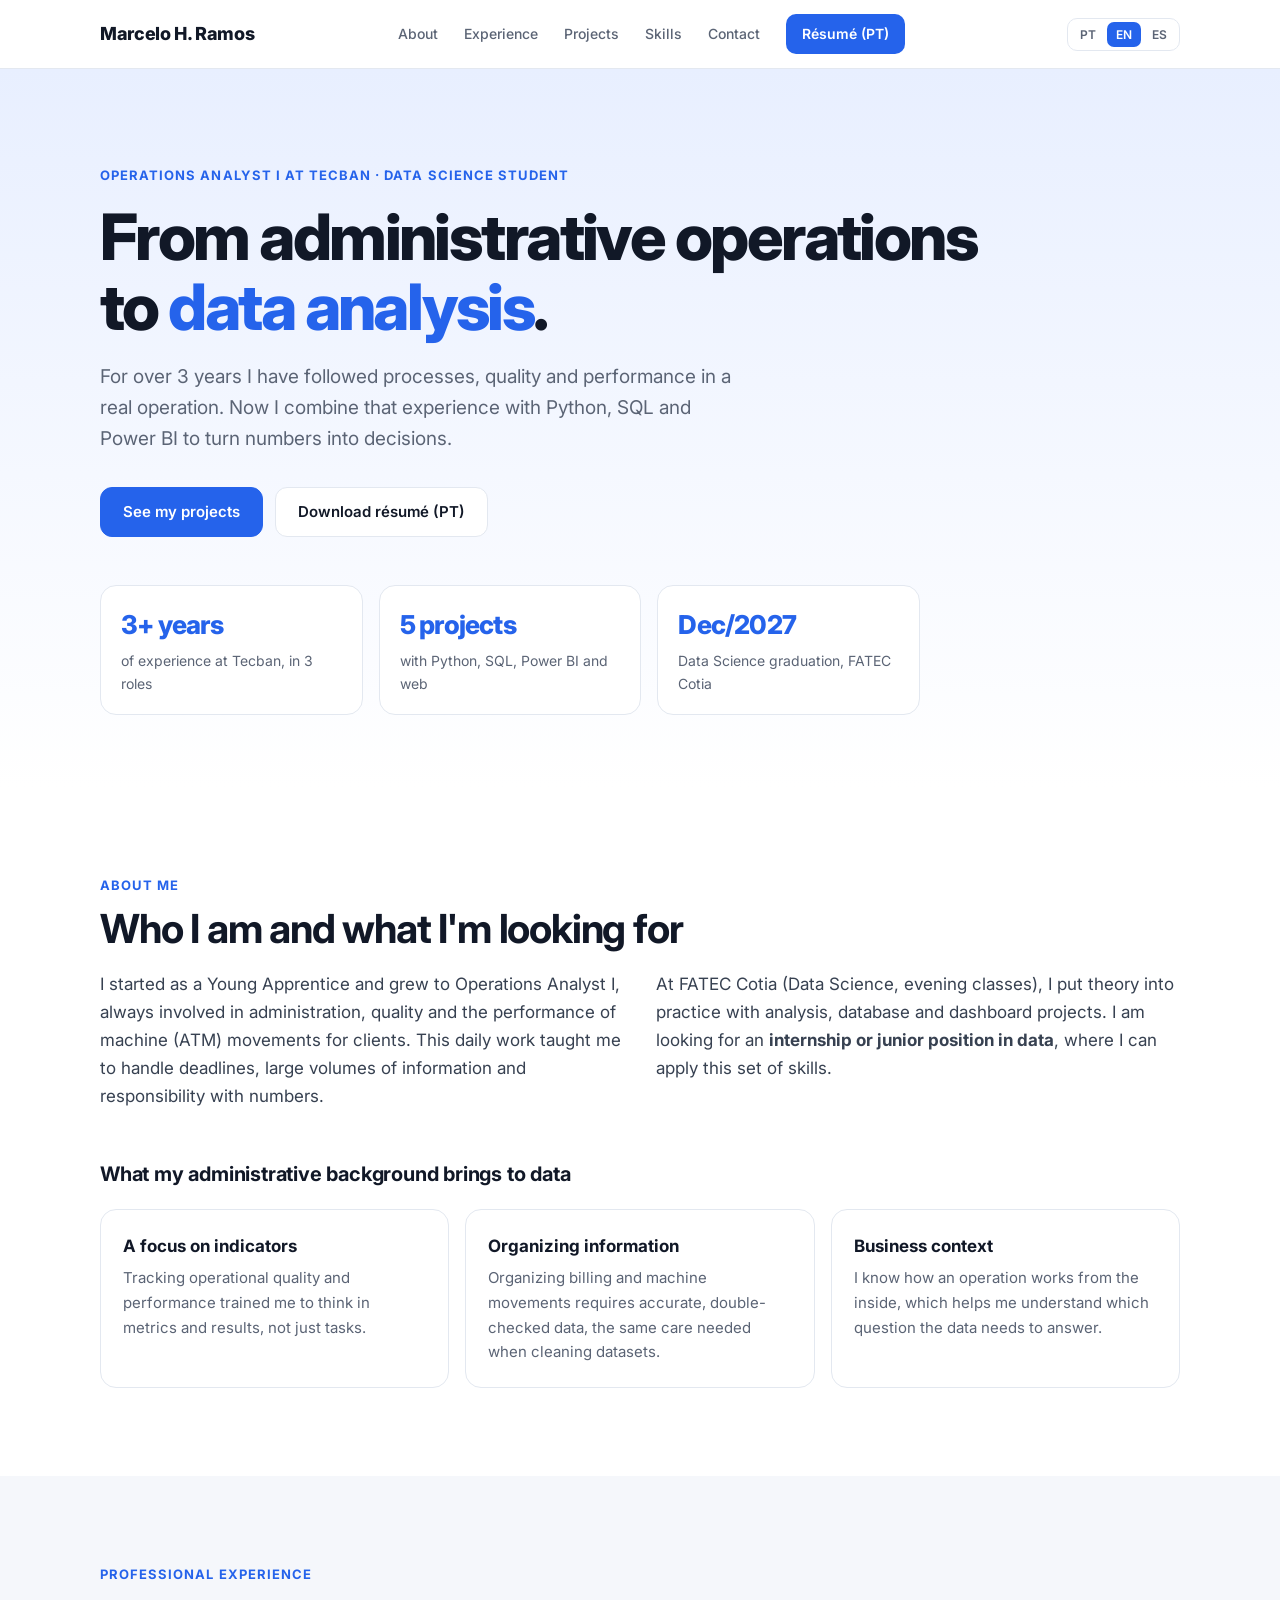
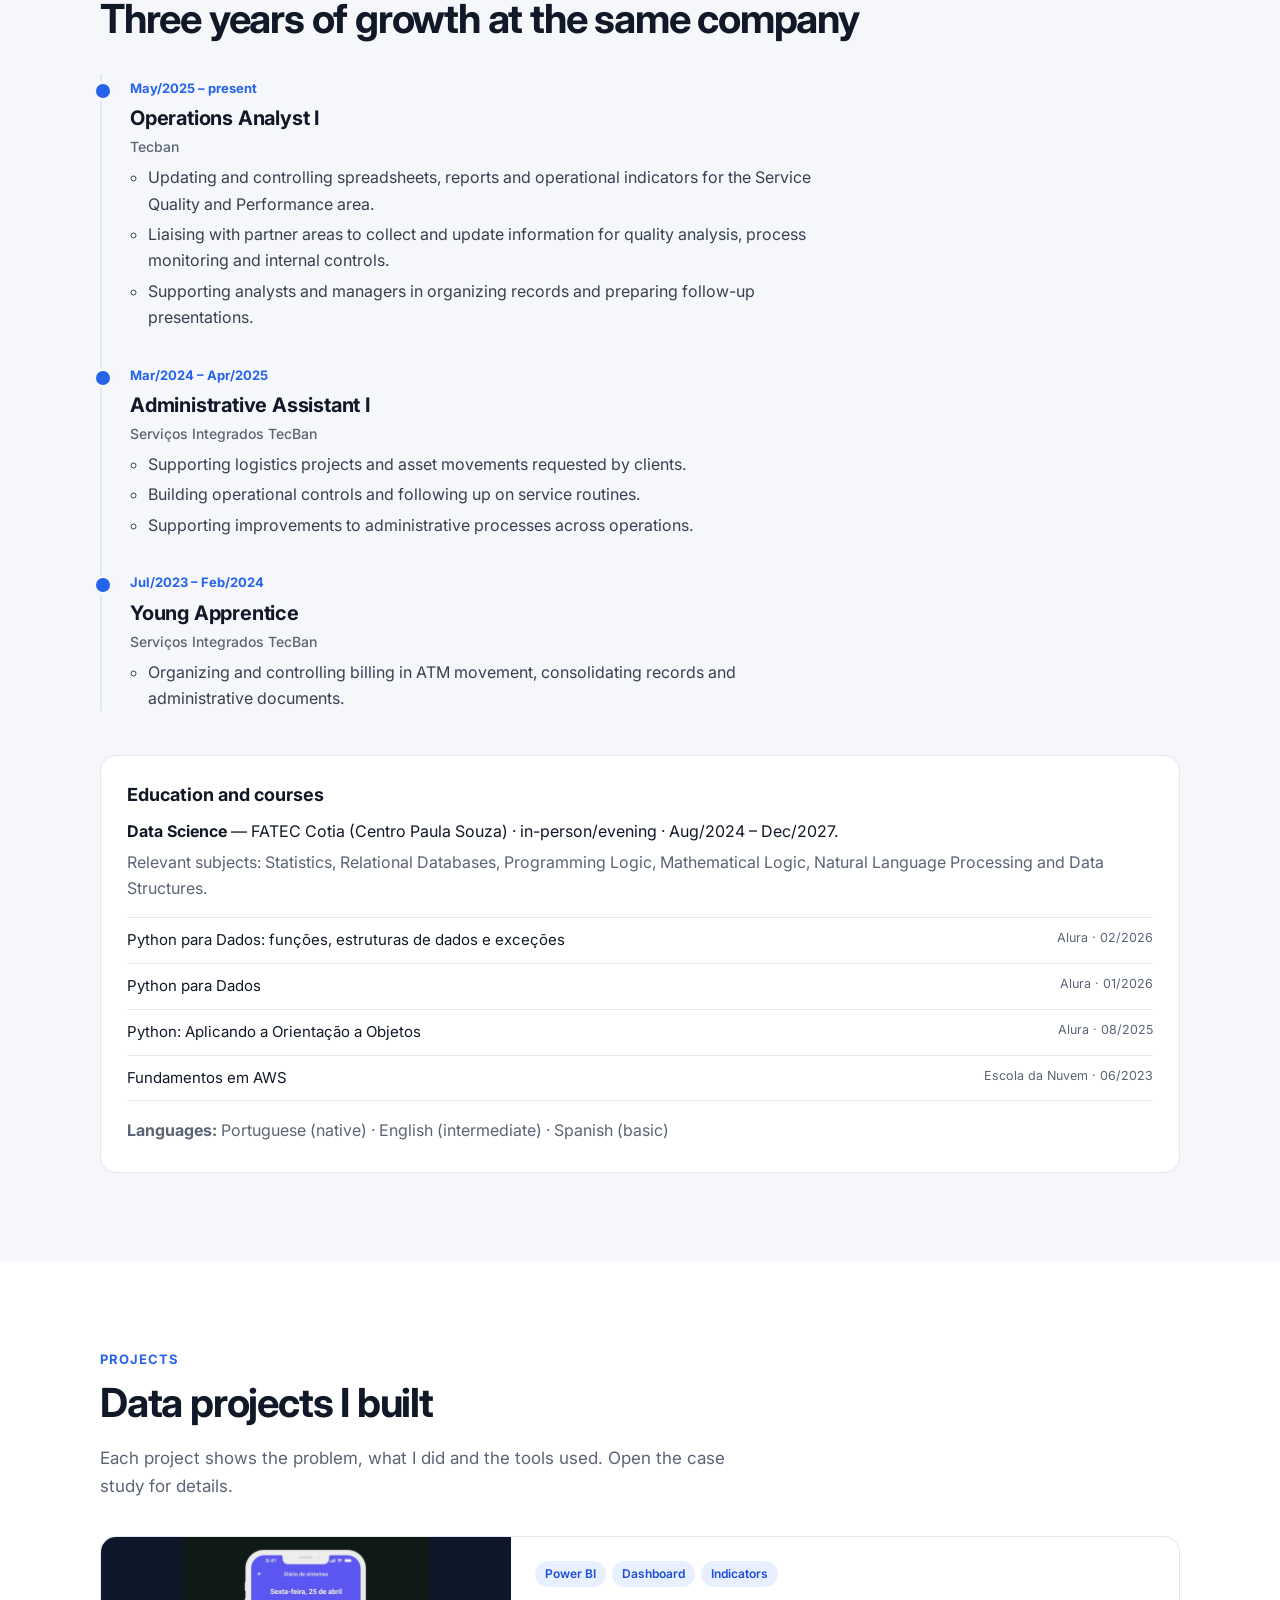
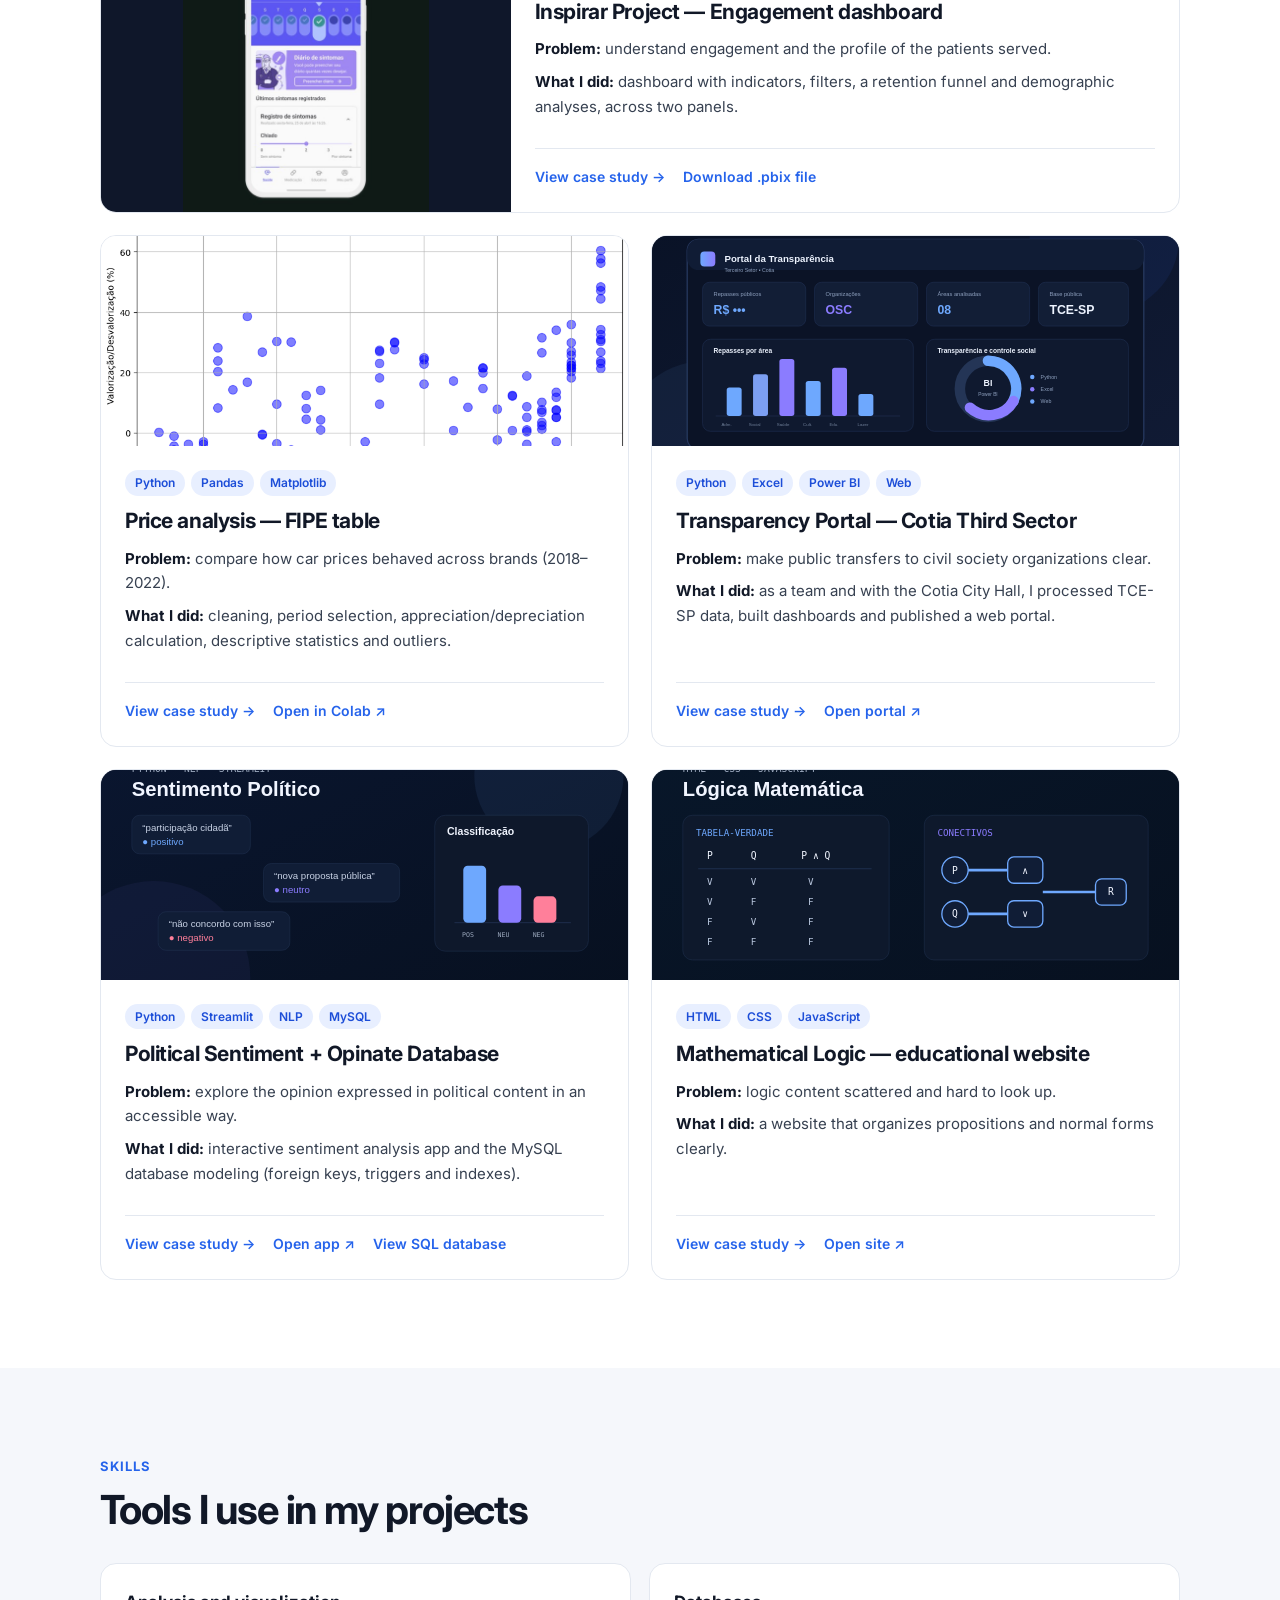
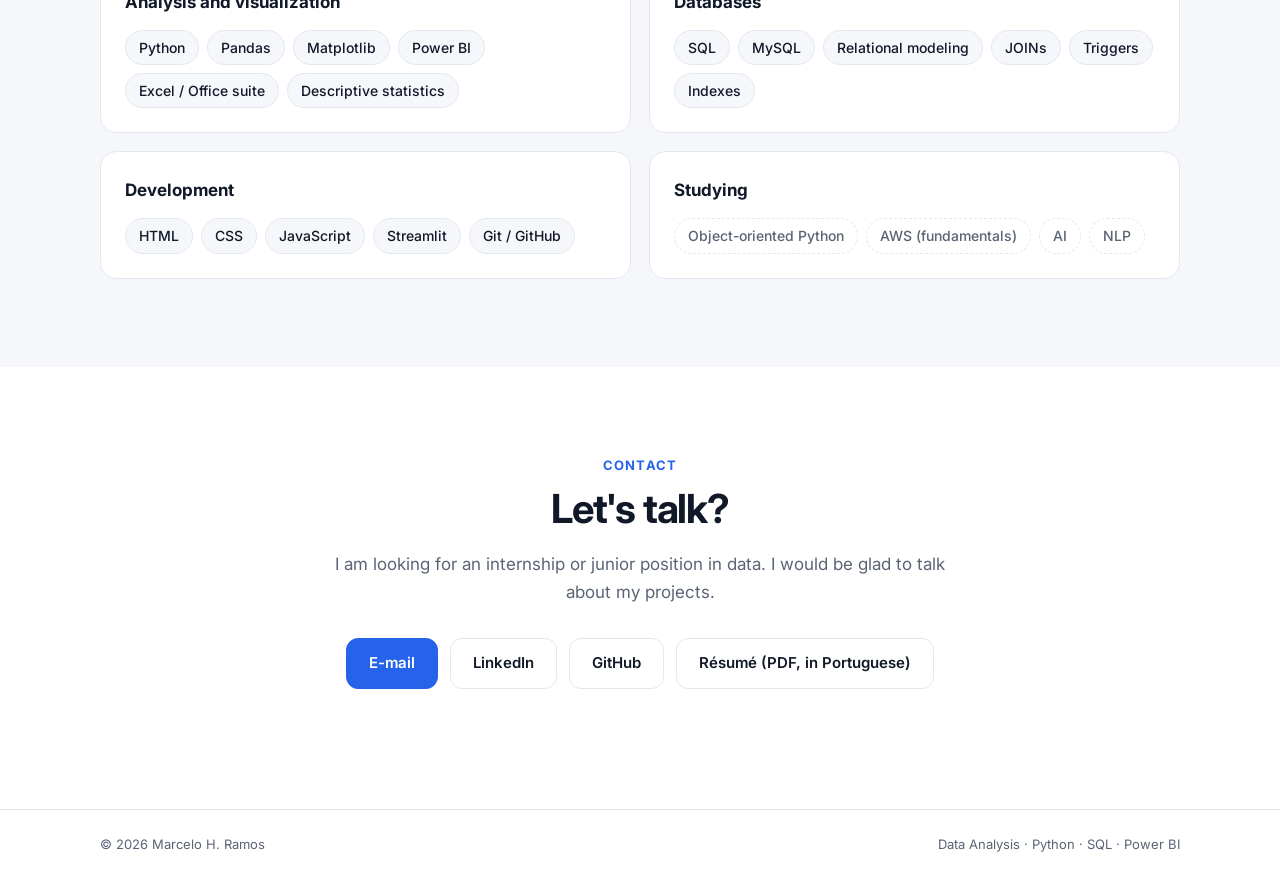
<file: index.html>
<!DOCTYPE html>
<html lang="pt-BR">
<head>
  <meta charset="UTF-8">
  <meta name="viewport" content="width=device-width, initial-scale=1.0">
  <title>Marcelo H. Ramos | Análise de Dados</title>
  <meta name="description" content="Marcelo H. Ramos — 3 anos de experiência em operações administrativas e graduando em Ciência de Dados. Projetos em Python, SQL e Power BI.">
  <meta name="author" content="Marcelo H. Ramos">
  <meta property="og:title" content="Marcelo H. Ramos | Análise de Dados">
  <meta property="og:description" content="Da operação administrativa à análise de dados: projetos em Python, SQL e Power BI.">
  <meta property="og:type" content="website">
  <meta property="og:url" content="https://marcelo-hc-ramos.github.io/portfolio/">
  <link rel="canonical" href="https://marcelo-hc-ramos.github.io/portfolio/">
  <link rel="preconnect" href="https://fonts.googleapis.com">
  <link rel="preconnect" href="https://fonts.gstatic.com" crossorigin>
  <link href="https://fonts.googleapis.com/css2?family=Inter:wght@400;500;600;700;800&display=swap" rel="stylesheet">
  <link rel="stylesheet" href="style.css">
</head>
<body>
  <a class="skip" href="#conteudo">Ir para o conteúdo</a>

  <header class="topbar">
    <div class="container nav-wrap">
      <a class="brand" href="#inicio">Marcelo H. Ramos</a>
      <button class="menu-btn" aria-label="Abrir menu" aria-expanded="false" aria-controls="menu">☰</button>
      <nav id="menu" aria-label="Principal">
        <a href="#sobre">Sobre</a>
        <a href="#experiencia">Experiência</a>
        <a href="#projetos">Projetos</a>
        <a href="#habilidades">Habilidades</a>
        <a href="#contato">Contato</a>
        <a class="nav-cta" href="files/Curriculo_Marcelo_H_Ramos.pdf" target="_blank" rel="noopener">Currículo</a>
      </nav>
      <div class="lang" role="group" aria-label="Idioma"><button type="button" data-lang="pt" aria-label="Português" title="Português">PT</button><button type="button" data-lang="en" aria-label="English" title="English">EN</button><button type="button" data-lang="es" aria-label="Español" title="Español">ES</button></div>
    </div>
  </header>

  <main id="conteudo">
    <!-- HERO -->
    <section id="inicio" class="hero">
      <div class="container">
        <p class="eyebrow">Analista de Operações I na Tecban · Graduando em Ciência de Dados</p>
        <h1>Da operação administrativa<br>à <span class="accent">análise de dados</span>.</h1>
        <p class="hero-text">
          Há mais de 3 anos acompanho processos, qualidade e performance em uma operação real.
          Agora uno essa vivência a Python, SQL e Power BI para transformar números em decisões.
        </p>
        <div class="hero-actions">
          <a class="btn primary" href="#projetos">Ver meus projetos</a>
          <a class="btn" href="files/Curriculo_Marcelo_H_Ramos.pdf" target="_blank" rel="noopener">Baixar currículo</a>
        </div>
        <dl class="facts">
          <div><dt>3+ anos</dt><dd>de experiência na Tecban, em 3 cargos</dd></div>
          <div><dt>5 projetos</dt><dd>com Python, SQL, Power BI e web</dd></div>
          <div><dt>Dez/2027</dt><dd>conclusão em Ciência de Dados, FATEC Cotia</dd></div>
        </dl>
      </div>
    </section>

    <!-- SOBRE -->
    <section id="sobre" class="section">
      <div class="container">
        <p class="kicker">Sobre mim</p>
        <h2>Quem sou e o que busco</h2>
        <div class="about">
          <p class="lead">
            Comecei como Jovem Aprendiz e cresci até Analista de Operações I, sempre ligado à administração, à qualidade e ao
            desempenho das movimentações de máquinas (ATM) para clientes. Esse dia a dia me ensinou a lidar com prazos,
            volume de informação e responsabilidade com números.
          </p>
          <p class="lead">
            Na FATEC Cotia (Ciência de Dados, noturno), coloquei a teoria em prática com projetos de análise, banco de
            dados e dashboards. Busco uma <strong>oportunidade de estágio ou posição júnior em dados</strong>, onde eu
            possa aplicar esse conjunto de conhecimentos.
          </p>
        </div>

        <h3 class="sub">O que minha trajetória administrativa traz para a área de dados</h3>
        <div class="bridge">
          <article>
            <h4>Olhar para indicadores</h4>
            <p>Acompanhar qualidade e performance da operação me acostumou a pensar em métricas e resultados, não só em tarefas.</p>
          </article>
          <article>
            <h4>Organização de informação</h4>
            <p>Organizar faturamento e movimentações exige dados corretos e conferidos, o mesmo cuidado necessário na limpeza de bases.</p>
          </article>
          <article>
            <h4>Contexto de negócio</h4>
            <p>Conheço como uma operação funciona por dentro, o que ajuda a entender qual pergunta o dado precisa responder.</p>
          </article>
        </div>
      </div>
    </section>

    <!-- EXPERIÊNCIA -->
    <section id="experiencia" class="section alt">
      <div class="container">
        <p class="kicker">Experiência profissional</p>
        <h2>Três anos de evolução na mesma empresa</h2>
        <ol class="timeline">
          <li>
            <span class="period">Mai/2025 – atual</span>
            <h3>Analista de Operações I <small>Tecban</small></h3>
            <ul class="bullets">
              <li>Atualização e controle de planilhas, relatórios e indicadores operacionais da área de Qualidade e Performance de Serviços.</li>
              <li>Interface com áreas parceiras para coleta e atualização de informações voltadas à análise de qualidade, monitoramento de processos e controles internos.</li>
              <li>Suporte a analistas e gestores na organização de registros e na elaboração de apresentações de acompanhamento.</li>
            </ul>
          </li>
          <li>
            <span class="period">Mar/2024 – Abr/2025</span>
            <h3>Assistente Administrativo I <small>Serviços Integrados TecBan</small></h3>
            <ul class="bullets">
              <li>Suporte a projetos de logística e movimentação de ativos solicitados por clientes.</li>
              <li>Estruturamento de controles operacionais e acompanhamento de rotinas de atendimento.</li>
              <li>Apoio na melhoria de processos administrativos nas operações.</li>
            </ul>
          </li>
          <li>
            <span class="period">Jul/2023 – Fev/2024</span>
            <h3>Jovem Aprendiz <small>Serviços Integrados TecBan</small></h3>
            <ul class="bullets">
              <li>Organização e controle de faturamento na área de movimentação de ATM, com consolidação de registros e documentos administrativos.</li>
            </ul>
          </li>
        </ol>
        <div class="edu">
          <h3>Formação e cursos</h3>
          <p><strong>Ciência de Dados</strong> — FATEC Cotia (Centro Paula Souza) · presencial/noturno · Ago/2024 – Dez/2027.</p>
          <p class="muted">Disciplinas relevantes: Estatística, Bancos de Dados Relacionais, Lógica de Programação, Lógica Matemática, Processamento de Linguagem Natural e Estruturas de Dados.</p>
          <ul class="course-list">
            <li><span>Python para Dados: funções, estruturas de dados e exceções</span><small>Alura · 02/2026</small></li>
            <li><span>Python para Dados</span><small>Alura · 01/2026</small></li>
            <li><span>Python: Aplicando a Orientação a Objetos</span><small>Alura · 08/2025</small></li>
            <li><span>Fundamentos em AWS</span><small>Escola da Nuvem · 06/2023</small></li>
          </ul>
          <p class="muted"><strong>Idiomas:</strong> Português (nativo) · Inglês (intermediário) · Espanhol (básico)</p>
        </div>
      </div>
    </section>

    <!-- PROJETOS -->
    <section id="projetos" class="section">
      <div class="container">
        <p class="kicker">Projetos</p>
        <h2>Projetos de dados que realizei</h2>
        <p class="section-sub">Cada projeto mostra o problema, o que fiz e as ferramentas usadas. Abra o case para ver os detalhes.</p>

        <div class="projects">
          <!-- Inspirar -->
          <article class="card project featured">
            <div class="cover cover-contain"><img src="assets/inspirar_preview.jpg" alt="Identidade visual do Projeto Inspirar" loading="lazy"></div>
            <div class="body">
              <div class="tags"><span>Power BI</span><span>Dashboard</span><span>Indicadores</span></div>
              <h3>Projeto Inspirar — Dashboard de engajamento</h3>
              <ul class="facts-list">
                <li><b>Problema:</b> entender engajamento e perfil dos pacientes atendidos.</li>
                <li><b>O que fiz:</b> dashboard com indicadores, filtros, funil de retenção e análises demográficas, em dois painéis.</li>
              </ul>
              <div class="links">
                <a href="cases/inspirar.html">Ver case →</a>
                <a href="files/V2-finalProjeto_Inspirar.pbix" download>Baixar arquivo .pbix</a>
              </div>
            </div>
          </article>

          <!-- FIPE -->
          <article class="card project">
            <div class="cover"><img src="assets/fipe_plot_95_0.png" alt="Gráfico de dispersão da valorização e desvalorização na Tabela FIPE" loading="lazy"></div>
            <div class="body">
              <div class="tags"><span>Python</span><span>Pandas</span><span>Matplotlib</span></div>
              <h3>Análise de preços — Tabela FIPE</h3>
              <ul class="facts-list">
                <li><b>Problema:</b> comparar como o preço de carros se comportou entre marcas (2018–2022).</li>
                <li><b>O que fiz:</b> limpeza, recortes por período, cálculo de valorização/desvalorização, estatística descritiva e outliers.</li>
              </ul>
              <div class="links">
                <a href="cases/fipe.html">Ver case →</a>
                <a href="https://colab.research.google.com/github/Marcelo-HC-Ramos/portfolio/blob/main/files/FIPE_Analise_Completa_Colab.ipynb" target="_blank" rel="noopener">Abrir no Colab ↗</a>
              </div>
            </div>
          </article>

          <!-- Transparência -->
          <article class="card project">
            <div class="cover"><img src="assets/illustrations/transparencia.svg" alt="Painel do Portal da Transparência do Terceiro Setor de Cotia" loading="lazy"></div>
            <div class="body">
              <div class="tags"><span>Python</span><span>Excel</span><span>Power BI</span><span>Web</span></div>
              <h3>Portal da Transparência — Terceiro Setor Cotia</h3>
              <ul class="facts-list">
                <li><b>Problema:</b> tornar claros os repasses públicos às organizações da sociedade civil.</li>
                <li><b>O que fiz:</b> em equipe e com a Prefeitura de Cotia, tratei dados do TCE-SP, montei dashboards e publiquei um portal web.</li>
              </ul>
              <div class="links">
                <a href="cases/transparencia.html">Ver case →</a>
                <a href="https://a-capelini.github.io/transparencia.cotia/index.html" target="_blank" rel="noopener">Abrir portal ↗</a>
              </div>
            </div>
          </article>

          <!-- Sentimento + Opinate -->
          <article class="card project">
            <div class="cover"><img src="assets/illustrations/sentimento.svg" alt="Análise de sentimentos políticos em textos" loading="lazy"></div>
            <div class="body">
              <div class="tags"><span>Python</span><span>Streamlit</span><span>NLP</span><span>MySQL</span></div>
              <h3>Sentimento Político + Banco Opinate</h3>
              <ul class="facts-list">
                <li><b>Problema:</b> explorar a opinião expressa em conteúdo político de forma acessível.</li>
                <li><b>O que fiz:</b> app interativo de análise de sentimentos e a modelagem do banco MySQL (chaves estrangeiras, triggers e índices).</li>
              </ul>
              <div class="links">
                <a href="cases/sentimento.html">Ver case →</a>
                <a href="https://sentimento-politico.streamlit.app" target="_blank" rel="noopener">Abrir app ↗</a>
                <a href="cases/opinate.html">Ver banco SQL</a>
              </div>
            </div>
          </article>

          <!-- Lógica -->
          <article class="card project">
            <div class="cover"><img src="assets/illustrations/logica.svg" alt="Tabela-verdade e conectivos lógicos" loading="lazy"></div>
            <div class="body">
              <div class="tags"><span>HTML</span><span>CSS</span><span>JavaScript</span></div>
              <h3>Lógica Matemática — site educacional</h3>
              <ul class="facts-list">
                <li><b>Problema:</b> conteúdos de lógica espalhados e difíceis de consultar.</li>
                <li><b>O que fiz:</b> site que organiza proposições e formas normais de modo claro.</li>
              </ul>
              <div class="links">
                <a href="cases/logica.html">Ver case →</a>
                <a href="https://marcelo-hc-ramos.github.io/trabalhologicamatematica/" target="_blank" rel="noopener">Abrir site ↗</a>
              </div>
            </div>
          </article>
        </div>
      </div>
    </section>

    <!-- HABILIDADES -->
    <section id="habilidades" class="section alt">
      <div class="container">
        <p class="kicker">Habilidades</p>
        <h2>Ferramentas que uso nos projetos</h2>
        <div class="skills">
          <article>
            <h3>Análise e visualização</h3>
            <ul class="chips"><li>Python</li><li>Pandas</li><li>Matplotlib</li><li>Power BI</li><li>Excel / Pacote Office</li><li>Estatística descritiva</li></ul>
          </article>
          <article>
            <h3>Banco de dados</h3>
            <ul class="chips"><li>SQL</li><li>MySQL</li><li>Modelagem relacional</li><li>JOINs</li><li>Triggers</li><li>Índices</li></ul>
          </article>
          <article>
            <h3>Desenvolvimento</h3>
            <ul class="chips"><li>HTML</li><li>CSS</li><li>JavaScript</li><li>Streamlit</li><li>Git / GitHub</li></ul>
          </article>
          <article>
            <h3>Em estudo</h3>
            <ul class="chips muted-chips"><li>Python orientado a objetos</li><li>AWS (fundamentos)</li><li>IA</li><li>NLP</li></ul>
          </article>
        </div>
      </div>
    </section>

    <!-- CONTATO -->
    <section id="contato" class="section contact">
      <div class="container">
        <p class="kicker">Contato</p>
        <h2>Vamos conversar?</h2>
        <p class="section-sub">Estou em busca de estágio ou vaga júnior em dados. Fico feliz em falar sobre meus projetos.</p>
        <div class="hero-actions contact-actions">
          <a class="btn primary" id="link-email" href="#" hidden>E-mail</a>
          <a class="btn" id="link-linkedin" href="#" target="_blank" rel="noopener" hidden>LinkedIn</a>
          <a class="btn" href="https://github.com/Marcelo-HC-Ramos" target="_blank" rel="noopener">GitHub</a>
          <a class="btn" href="files/Curriculo_Marcelo_H_Ramos.pdf" target="_blank" rel="noopener">Currículo (PDF)</a>
        </div>
      </div>
    </section>
  </main>

  <footer>
    <div class="container footer-wrap">
      <span>© <span id="year"></span> Marcelo H. Ramos</span>
      <span>Análise de Dados · Python · SQL · Power BI</span>
    </div>
  </footer>

  <script src="i18n.js"></script>
  <script src="script.js"></script>
</body>
</html>
</file>
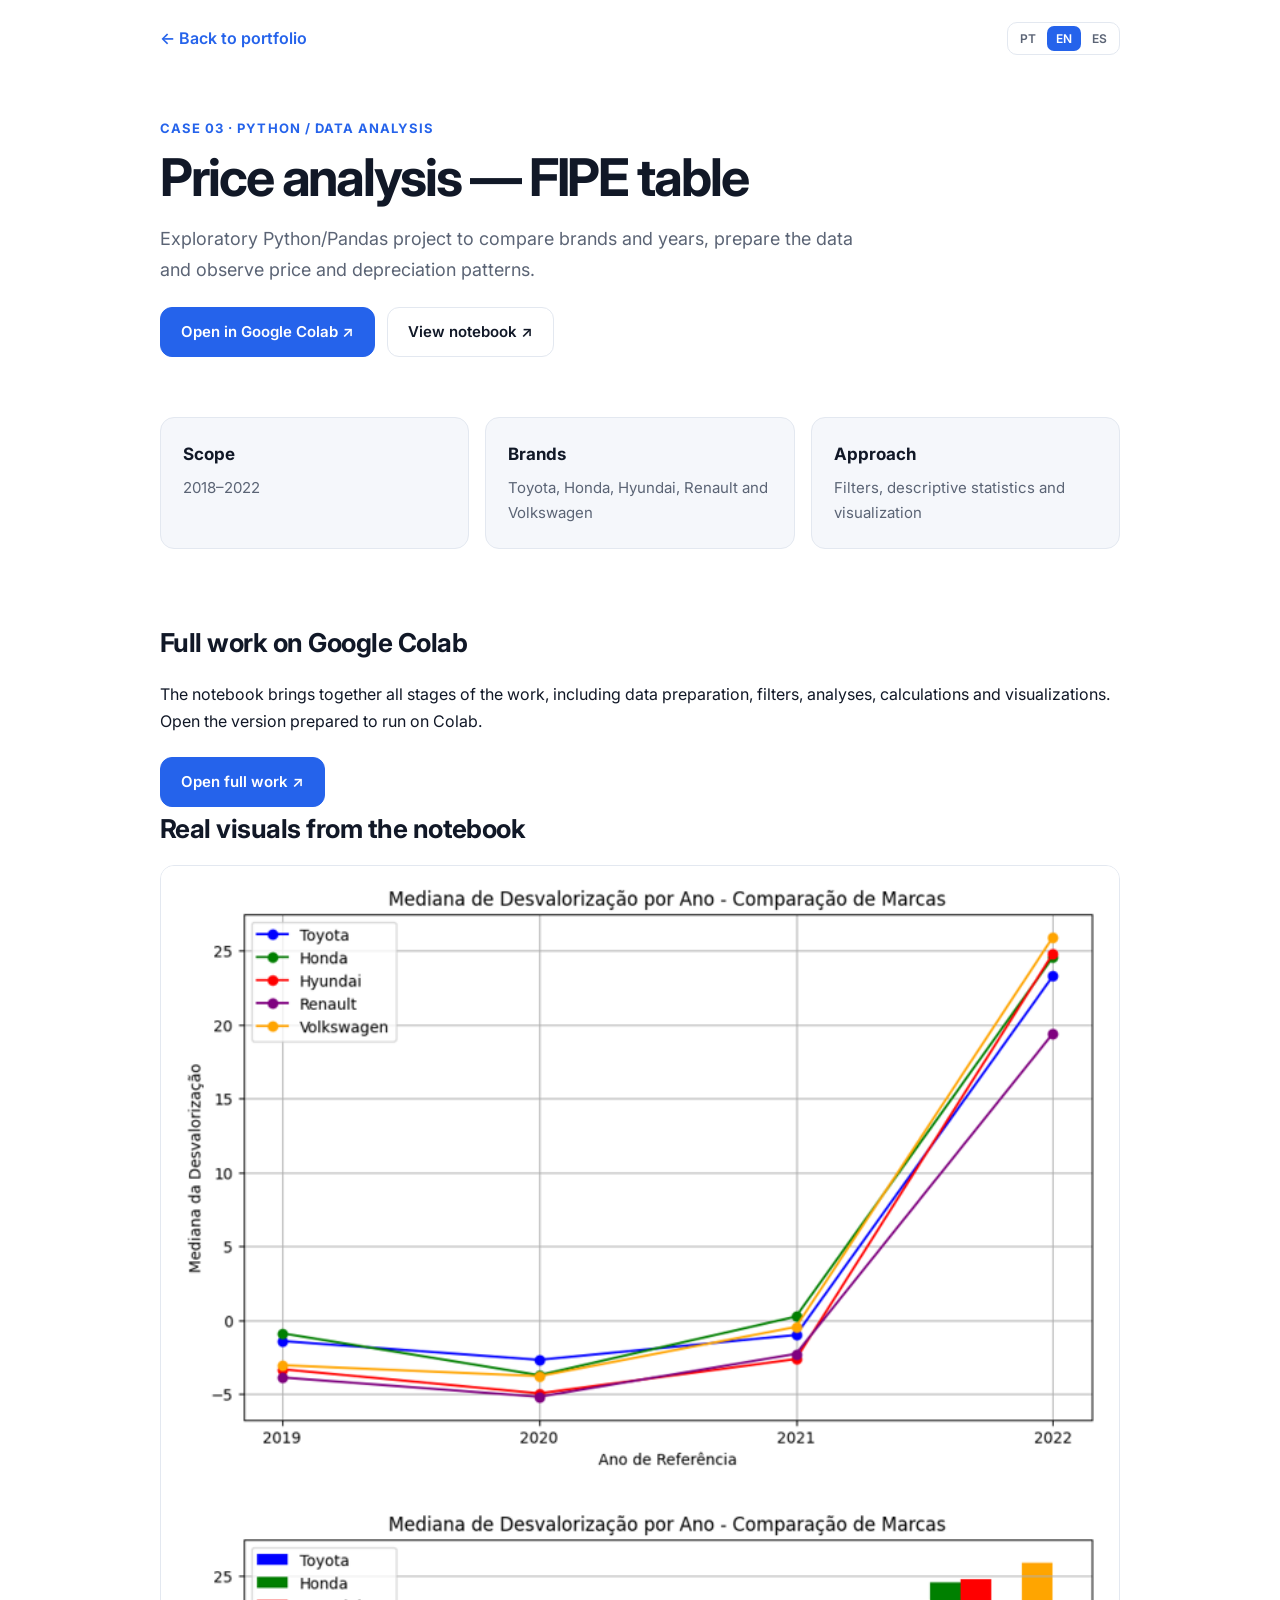
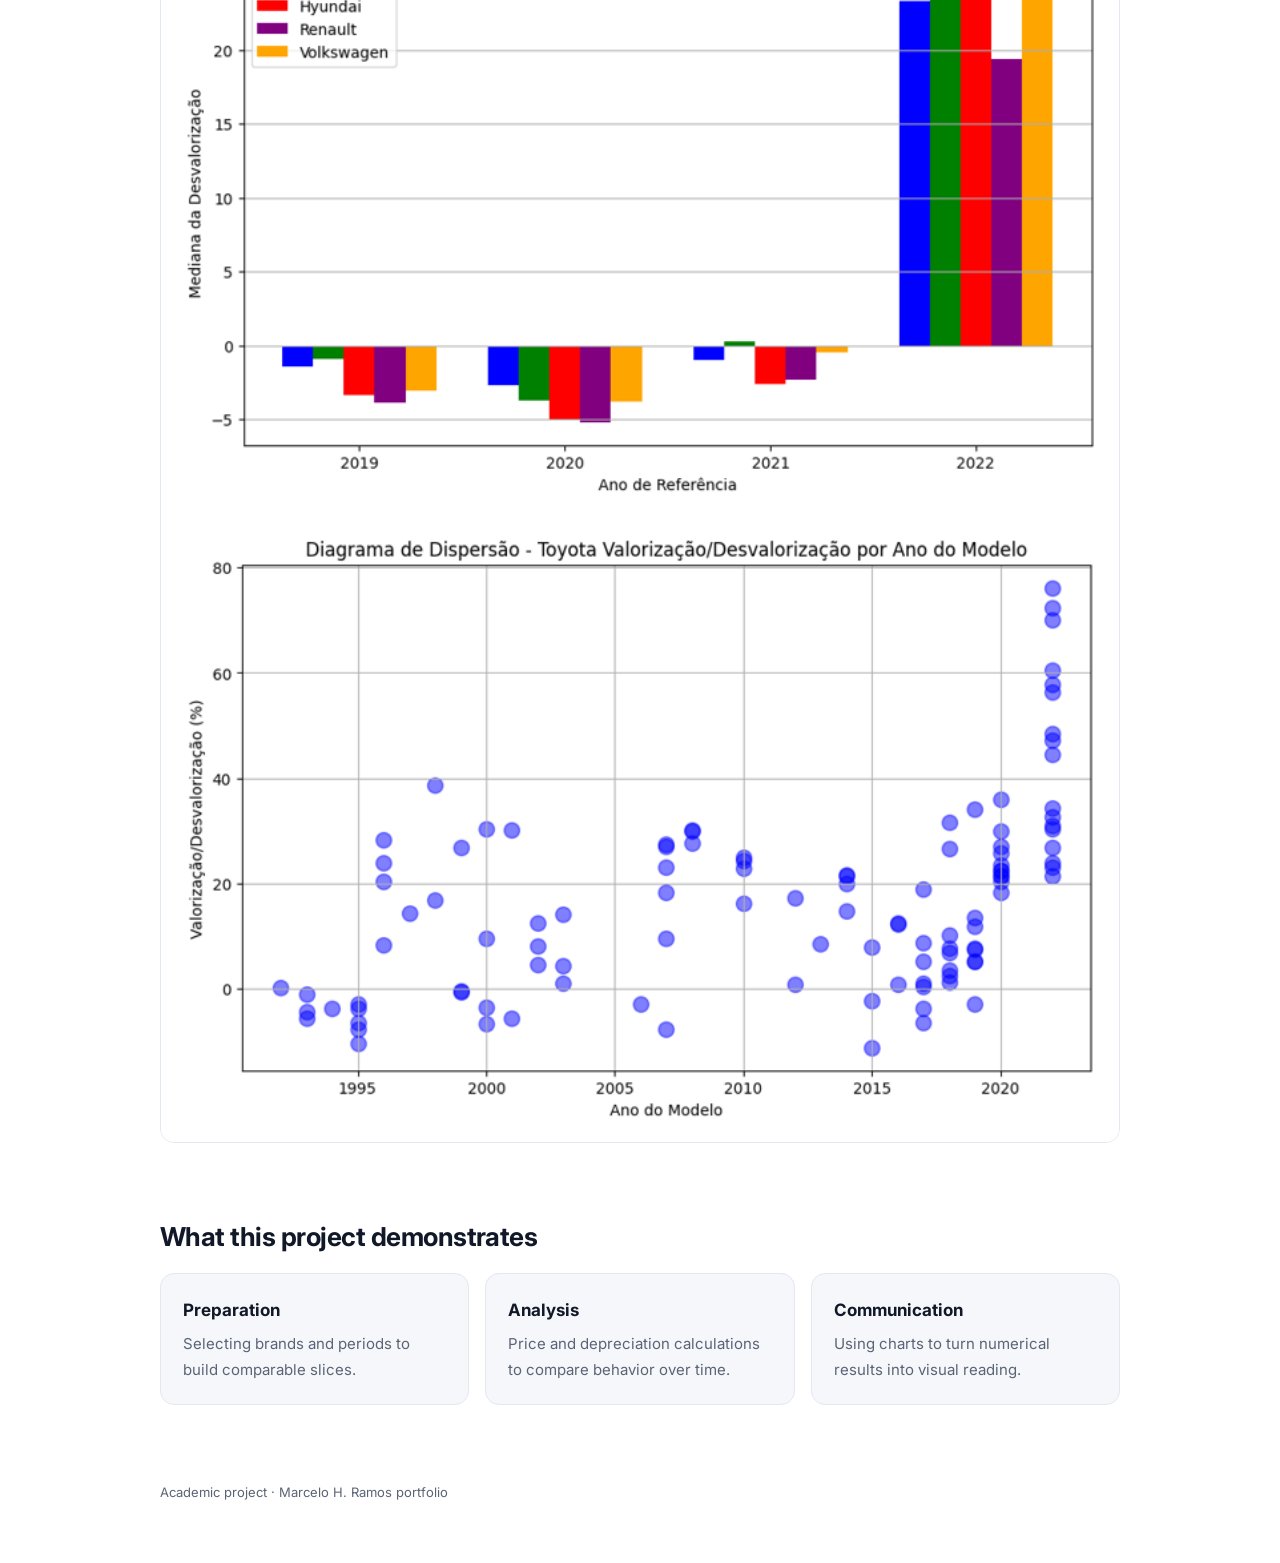
<file: cases/fipe.html>
<!doctype html><html lang="pt-BR"><head><meta charset="utf-8"><meta name="viewport" content="width=device-width,initial-scale=1"><title>Case | Tabela FIPE</title><link rel="stylesheet" href="style_case.css"></head><body><div class="container top"><a class="back" href="../index.html#projetos">← Voltar ao portfólio</a><div class="lang" role="group" aria-label="Idioma"><button type="button" data-lang="pt" aria-label="Português" title="Português">PT</button><button type="button" data-lang="en" aria-label="English" title="English">EN</button><button type="button" data-lang="es" aria-label="Español" title="Español">ES</button></div></div><header class="container hero"><div class="kicker">CASE 03 · PYTHON / DATA ANALYSIS</div><h1>Análise de preços — Tabela FIPE</h1><p>Projeto exploratório em Python/Pandas para comparar marcas e anos, preparar os dados e observar padrões de preço e desvalorização.</p><div class="buttons"><a class="btn primary" href="https://colab.research.google.com/github/marcelo-hc-ramos/portfolio/blob/main/files/FIPE_Analise_Completa_Colab.ipynb" target="_blank" rel="noopener">Abrir no Google Colab ↗</a><a class="btn" href="../files/FIPE_Analise_Completa_Colab.ipynb" target="_blank">Ver notebook ↗</a></div></header><section class="section container"><div class="grid"><div class="card"><h3>Recorte</h3><p>2018–2022</p></div><div class="card"><h3>Marcas</h3><p>Toyota, Honda, Hyundai, Renault e Volkswagen</p></div><div class="card"><h3>Abordagem</h3><p>Filtros, estatística descritiva e visualização</p></div></div></section><section class="section container"><h2>Trabalho completo no Google Colab</h2><p>O notebook reúne todas as etapas do trabalho, incluindo preparação dos dados, filtros, análises, cálculos e visualizações. Abra a versão preparada para execução no Colab.</p><div class="buttons"><a class="btn primary" href="https://colab.research.google.com/github/marcelo-hc-ramos/portfolio/blob/main/files/FIPE_Analise_Completa_Colab.ipynb" target="_blank" rel="noopener">Abrir trabalho completo ↗</a></div><h2>Visuais reais do notebook</h2><div class="shot"><img src="../assets/fipe_preview.png" alt="Gráficos reais extraídos do notebook da Tabela FIPE"></div></section><section class="section container"><h2>O que este projeto demonstra</h2><div class="grid"><div class="card"><h3>Preparação</h3><p>Seleção de marcas e períodos para construir recortes comparáveis.</p></div><div class="card"><h3>Análise</h3><p>Cálculos de preço e desvalorização para comparar comportamentos ao longo do tempo.</p></div><div class="card"><h3>Comunicação</h3><p>Uso de gráficos para transformar resultados numéricos em leitura visual.</p></div></div></section><footer class="container footer">Projeto acadêmico · Portfólio Marcelo H. Ramos</footer><script src="../i18n.js"></script></body></html>
</file>
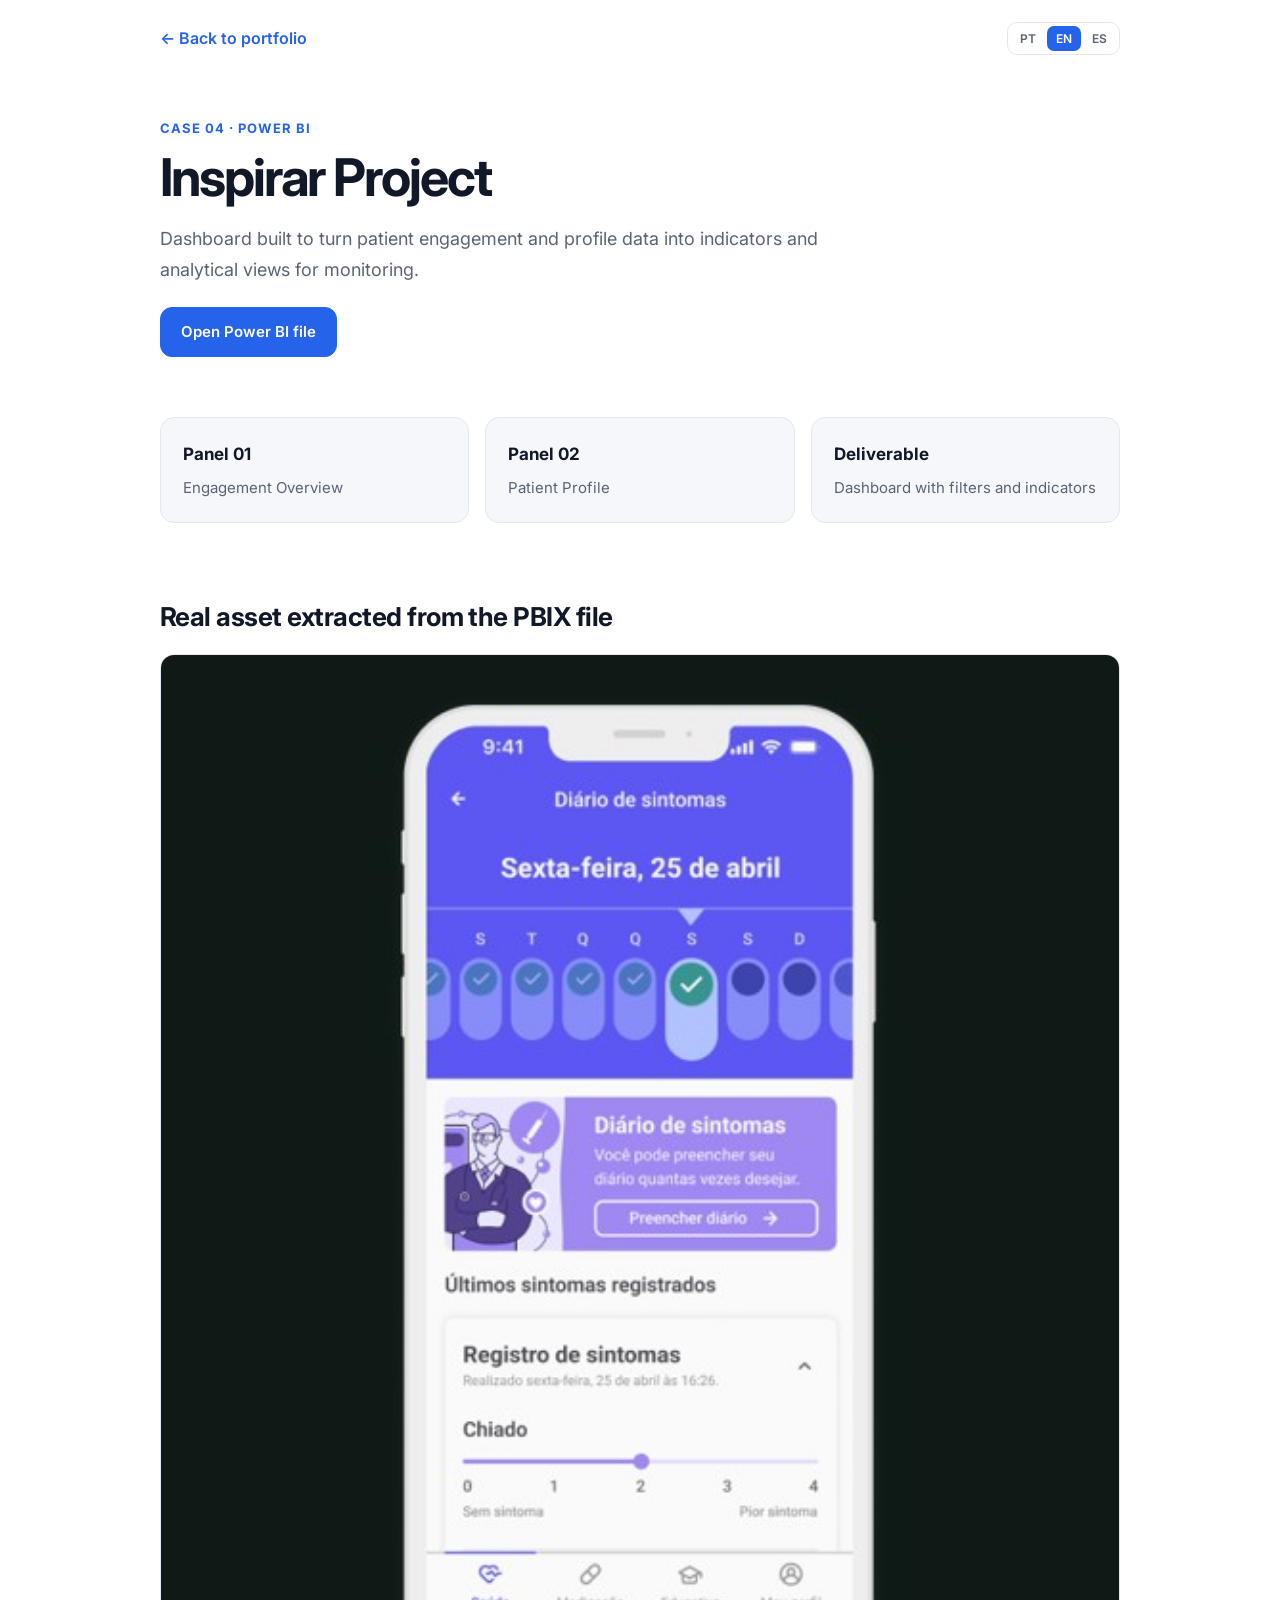
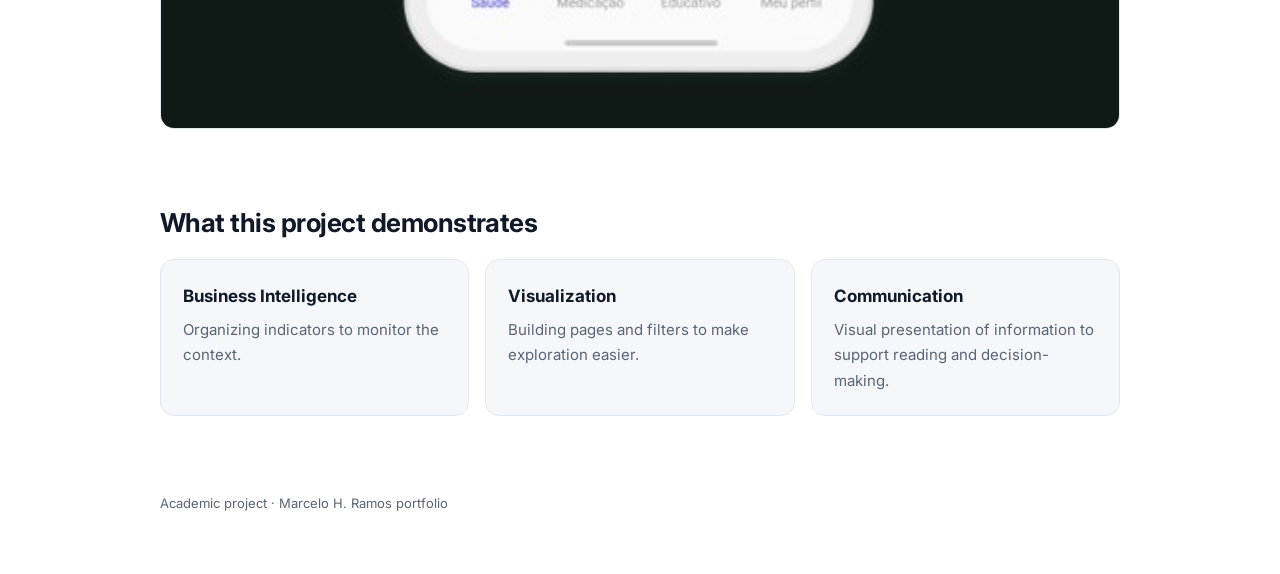
<file: cases/inspirar.html>
<!doctype html><html lang="pt-BR"><head><meta charset="utf-8"><meta name="viewport" content="width=device-width,initial-scale=1"><title>Case | Projeto Inspirar</title><link rel="stylesheet" href="style_case.css"></head><body><div class="container top"><a class="back" href="../index.html#projetos">← Voltar ao portfólio</a><div class="lang" role="group" aria-label="Idioma"><button type="button" data-lang="pt" aria-label="Português" title="Português">PT</button><button type="button" data-lang="en" aria-label="English" title="English">EN</button><button type="button" data-lang="es" aria-label="Español" title="Español">ES</button></div></div><header class="container hero"><div class="kicker">CASE 04 · POWER BI</div><h1>Projeto Inspirar</h1><p>Dashboard desenvolvido para transformar dados de engajamento e perfil de pacientes em indicadores e visões analíticas para acompanhamento.</p><div class="buttons"><a class="btn primary" href="../files/V2-finalProjeto_Inspirar.pbix" target="_blank">Abrir arquivo Power BI</a></div></header><section class="section container"><div class="grid"><div class="card"><h3>Painel 01</h3><p>Visão Geral do Engajamento</p></div><div class="card"><h3>Painel 02</h3><p>Perfil dos Pacientes</p></div><div class="card"><h3>Entrega</h3><p>Dashboard com filtros e indicadores</p></div></div></section><section class="section container"><h2>Asset real extraído do arquivo PBIX</h2><div class="shot"><img src="../assets/inspirar_preview.jpg" alt="Asset real extraído do projeto Power BI"></div></section><section class="section container"><h2>O que este projeto demonstra</h2><div class="grid"><div class="card"><h3>Business Intelligence</h3><p>Organização de indicadores para acompanhamento do contexto.</p></div><div class="card"><h3>Visualização</h3><p>Construção de páginas e filtros para facilitar exploração.</p></div><div class="card"><h3>Comunicação</h3><p>Apresentação visual de informações para apoiar leitura e decisão.</p></div></div></section><footer class="container footer">Projeto acadêmico · Portfólio Marcelo H. Ramos</footer><script src="../i18n.js"></script></body></html>
</file>
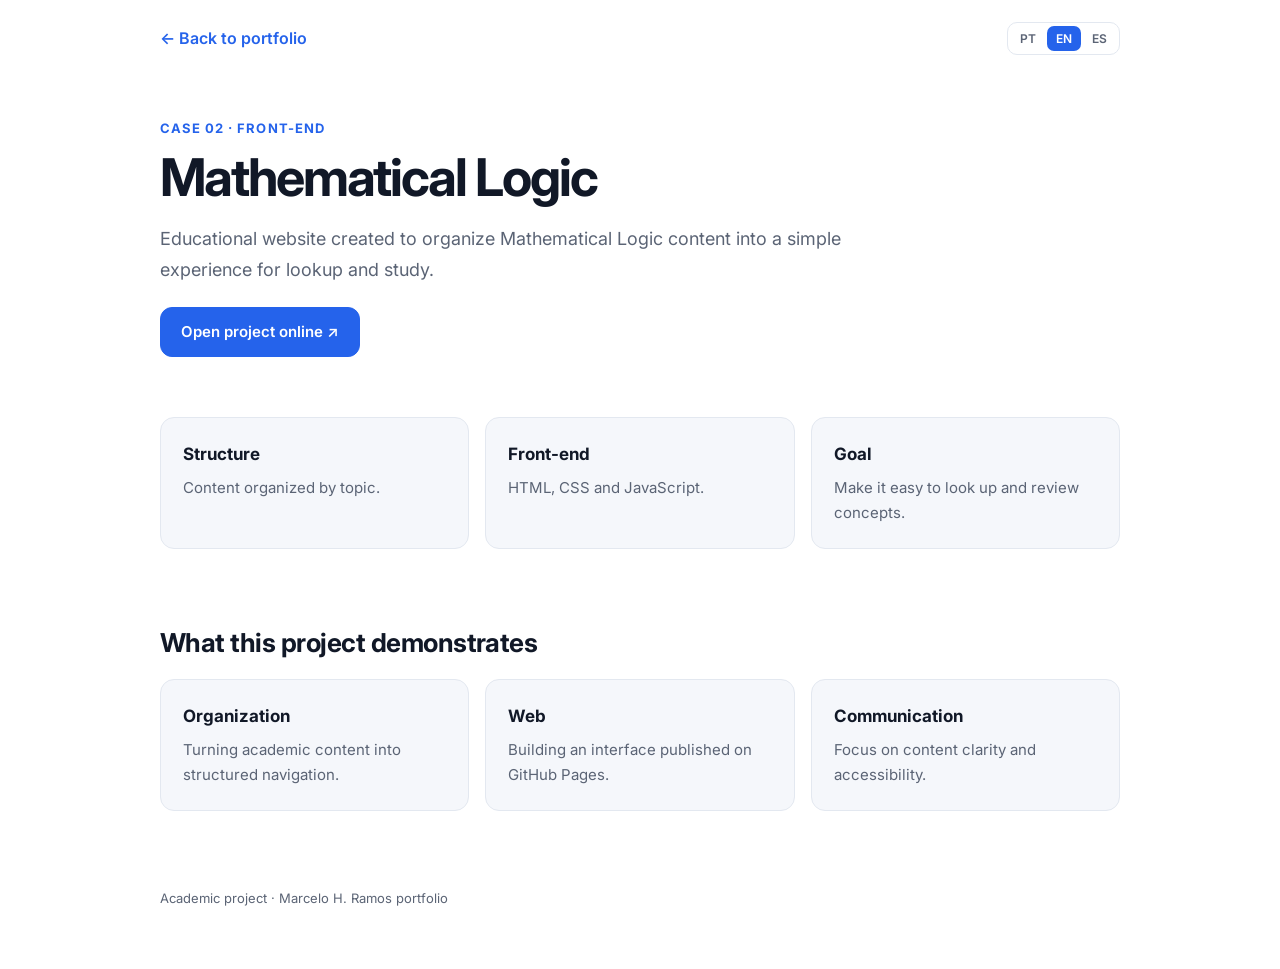
<file: cases/logica.html>
<!doctype html><html lang="pt-BR"><head><meta charset="utf-8"><meta name="viewport" content="width=device-width,initial-scale=1"><title>Case | Lógica Matemática</title><link rel="stylesheet" href="style_case.css"></head><body><div class="container top"><a class="back" href="../index.html#projetos">← Voltar ao portfólio</a><div class="lang" role="group" aria-label="Idioma"><button type="button" data-lang="pt" aria-label="Português" title="Português">PT</button><button type="button" data-lang="en" aria-label="English" title="English">EN</button><button type="button" data-lang="es" aria-label="Español" title="Español">ES</button></div></div><header class="container hero"><div class="kicker">CASE 02 · FRONT-END</div><h1>Lógica Matemática</h1><p>Site educacional criado para organizar conteúdos de Lógica Matemática em uma experiência simples de consulta e estudo.</p><div class="buttons"><a class="btn primary" href="https://marcelo-hc-ramos.github.io/trabalhologicamatematica/" target="_blank" rel="noopener">Abrir projeto online ↗</a></div></header><section class="section container"><div class="grid"><div class="card"><h3>Estrutura</h3><p>Conteúdo organizado por tópicos.</p></div><div class="card"><h3>Front-end</h3><p>HTML, CSS e JavaScript.</p></div><div class="card"><h3>Objetivo</h3><p>Facilitar consulta e revisão de conceitos.</p></div></div></section><section class="section container"><h2>O que este projeto demonstra</h2><div class="grid"><div class="card"><h3>Organização</h3><p>Transformação de conteúdo acadêmico em navegação estruturada.</p></div><div class="card"><h3>Web</h3><p>Construção de uma interface publicada em GitHub Pages.</p></div><div class="card"><h3>Comunicação</h3><p>Foco em clareza e acessibilidade do conteúdo.</p></div></div></section><footer class="container footer">Projeto acadêmico · Portfólio Marcelo H. Ramos</footer><script src="../i18n.js"></script></body></html>
</file>
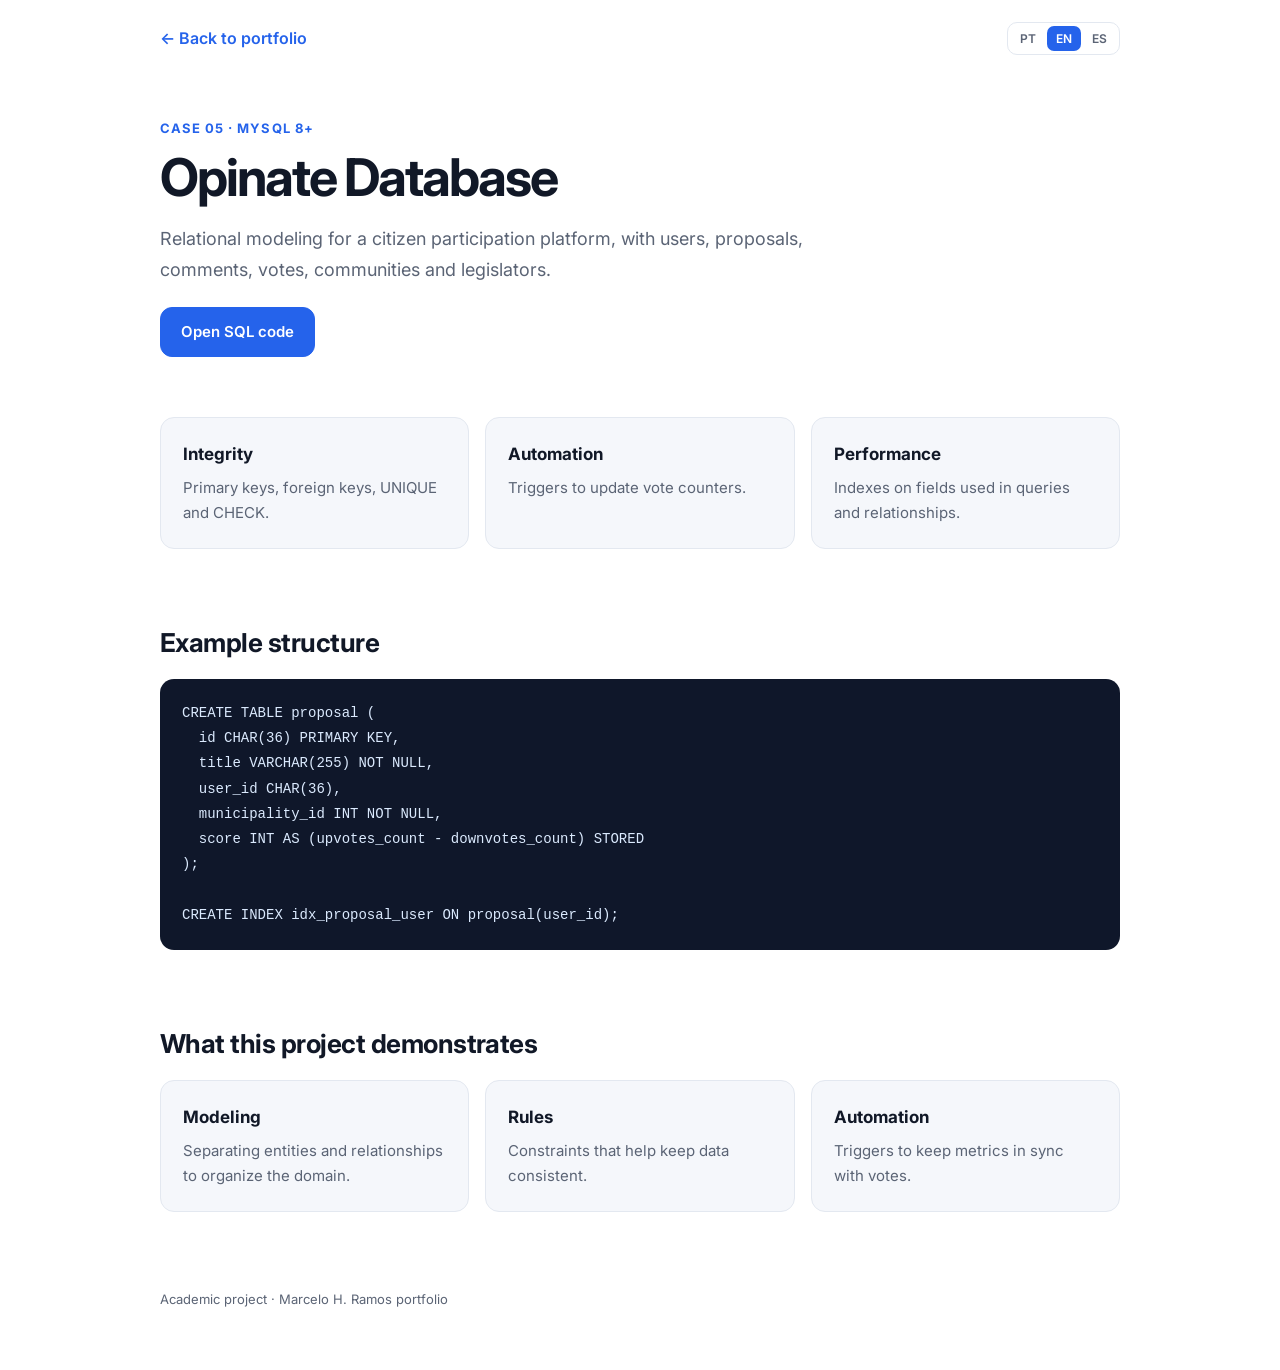
<file: cases/opinate.html>
<!doctype html><html lang="pt-BR"><head><meta charset="utf-8"><meta name="viewport" content="width=device-width,initial-scale=1"><title>Case | Database Opinate</title><link rel="stylesheet" href="style_case.css"></head><body><div class="container top"><a class="back" href="../index.html#projetos">← Voltar ao portfólio</a><div class="lang" role="group" aria-label="Idioma"><button type="button" data-lang="pt" aria-label="Português" title="Português">PT</button><button type="button" data-lang="en" aria-label="English" title="English">EN</button><button type="button" data-lang="es" aria-label="Español" title="Español">ES</button></div></div><header class="container hero"><div class="kicker">CASE 05 · MYSQL 8+</div><h1>Database Opinate</h1><p>Modelagem relacional para uma plataforma de participação cidadã, com usuários, propostas, comentários, votos, comunidades e parlamentares.</p><div class="buttons"><a class="btn primary" href="../files/Database Opinate.sql" target="_blank">Abrir código SQL</a></div></header><section class="section container"><div class="grid"><div class="card"><h3>Integridade</h3><p>Primary keys, foreign keys, UNIQUE e CHECK.</p></div><div class="card"><h3>Automação</h3><p>Triggers para atualizar contadores de votos.</p></div><div class="card"><h3>Performance</h3><p>Índices em campos usados nas consultas e relacionamentos.</p></div></div></section><section class="section container"><h2>Exemplo de estrutura</h2><div class="code">CREATE TABLE proposal (
  id CHAR(36) PRIMARY KEY,
  title VARCHAR(255) NOT NULL,
  user_id CHAR(36),
  municipality_id INT NOT NULL,
  score INT AS (upvotes_count - downvotes_count) STORED
);

CREATE INDEX idx_proposal_user ON proposal(user_id);</div></section><section class="section container"><h2>O que este projeto demonstra</h2><div class="grid"><div class="card"><h3>Modelagem</h3><p>Separação de entidades e relacionamentos para organizar o domínio.</p></div><div class="card"><h3>Regras</h3><p>Restrições que ajudam a manter consistência dos dados.</p></div><div class="card"><h3>Automação</h3><p>Triggers para manter métricas sincronizadas com votos.</p></div></div></section><footer class="container footer">Projeto acadêmico · Portfólio Marcelo H. Ramos</footer><script src="../i18n.js"></script></body></html>
</file>
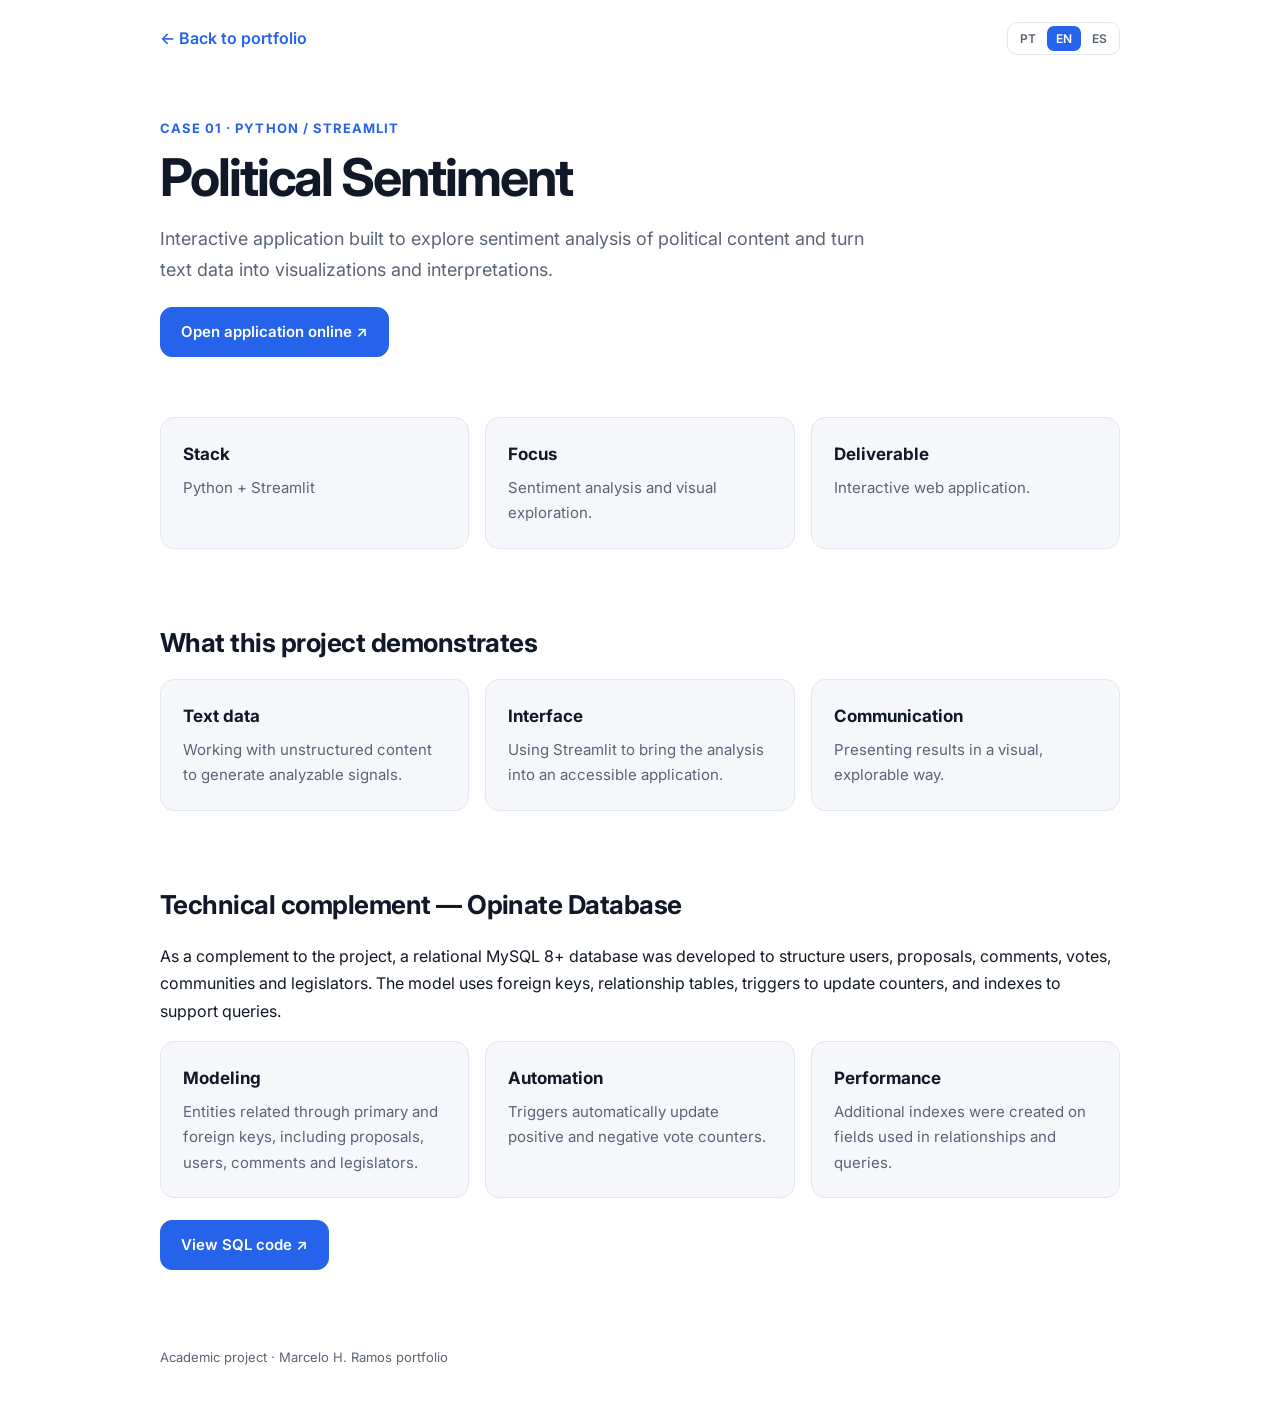
<file: cases/sentimento.html>
<!doctype html><html lang="pt-BR"><head><meta charset="utf-8"><meta name="viewport" content="width=device-width,initial-scale=1"><title>Case | Sentimento Político</title><link rel="stylesheet" href="style_case.css"></head><body><div class="container top"><a class="back" href="../index.html#projetos">← Voltar ao portfólio</a><div class="lang" role="group" aria-label="Idioma"><button type="button" data-lang="pt" aria-label="Português" title="Português">PT</button><button type="button" data-lang="en" aria-label="English" title="English">EN</button><button type="button" data-lang="es" aria-label="Español" title="Español">ES</button></div></div><header class="container hero"><div class="kicker">CASE 01 · PYTHON / STREAMLIT</div><h1>Sentimento Político</h1><p>Aplicação interativa desenvolvida para explorar análise de sentimentos em conteúdo político e transformar dados textuais em visualizações e interpretações.</p><div class="buttons"><a class="btn primary" href="https://sentimento-politico.streamlit.app" target="_blank" rel="noopener">Abrir aplicação online ↗</a></div></header><section class="section container"><div class="grid"><div class="card"><h3>Stack</h3><p>Python + Streamlit</p></div><div class="card"><h3>Foco</h3><p>Análise de sentimentos e exploração visual.</p></div><div class="card"><h3>Entrega</h3><p>Aplicação web interativa.</p></div></div></section><section class="section container"><h2>O que este projeto demonstra</h2><div class="grid"><div class="card"><h3>Dados textuais</h3><p>Trabalho com conteúdo não estruturado para gerar sinais analisáveis.</p></div><div class="card"><h3>Interface</h3><p>Uso do Streamlit para levar a análise para uma aplicação acessível.</p></div><div class="card"><h3>Comunicação</h3><p>Apresentação de resultados de forma visual e explorável.</p></div></div></section><section class="section container"><h2>Complemento técnico — Database Opinate</h2><p>Como complemento ao projeto, foi desenvolvido um banco relacional em MySQL 8+ para estruturar usuários, propostas, comentários, votos, comunidades e parlamentares. O modelo utiliza chaves estrangeiras, tabelas de relacionamento, triggers para atualização de contadores e índices para apoiar as consultas.</p><div class="grid"><div class="card"><h3>Modelagem</h3><p>Entidades relacionadas por chaves primárias e estrangeiras, incluindo propostas, usuários, comentários e parlamentares.</p></div><div class="card"><h3>Automação</h3><p>Triggers atualizam automaticamente contadores de votos positivos e negativos.</p></div><div class="card"><h3>Desempenho</h3><p>Índices adicionais foram criados em campos utilizados nos relacionamentos e consultas.</p></div></div><div class="buttons"><a class="btn primary" href="../files/Database%20Opinate.sql" target="_blank">Ver código SQL ↗</a></div></section><footer class="container footer">Projeto acadêmico · Portfólio Marcelo H. Ramos</footer><script src="../i18n.js"></script></body></html>
</file>
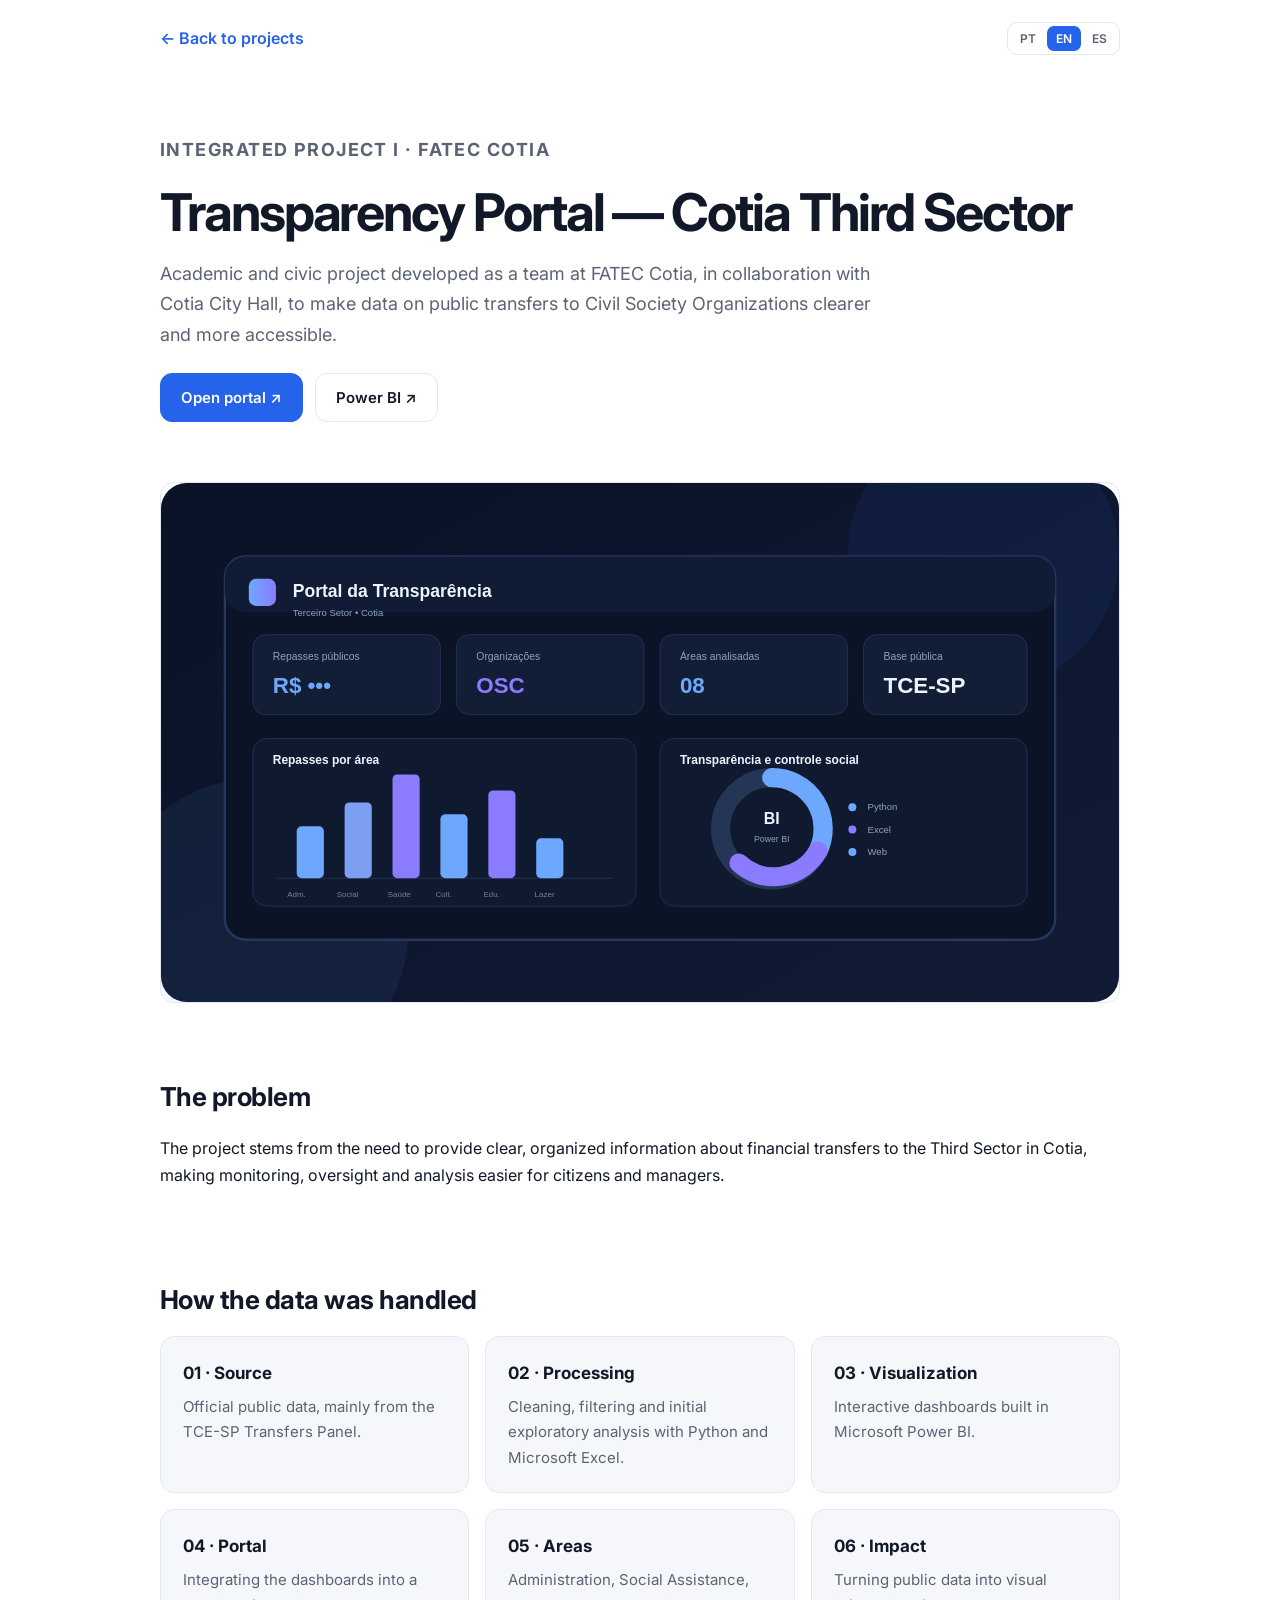
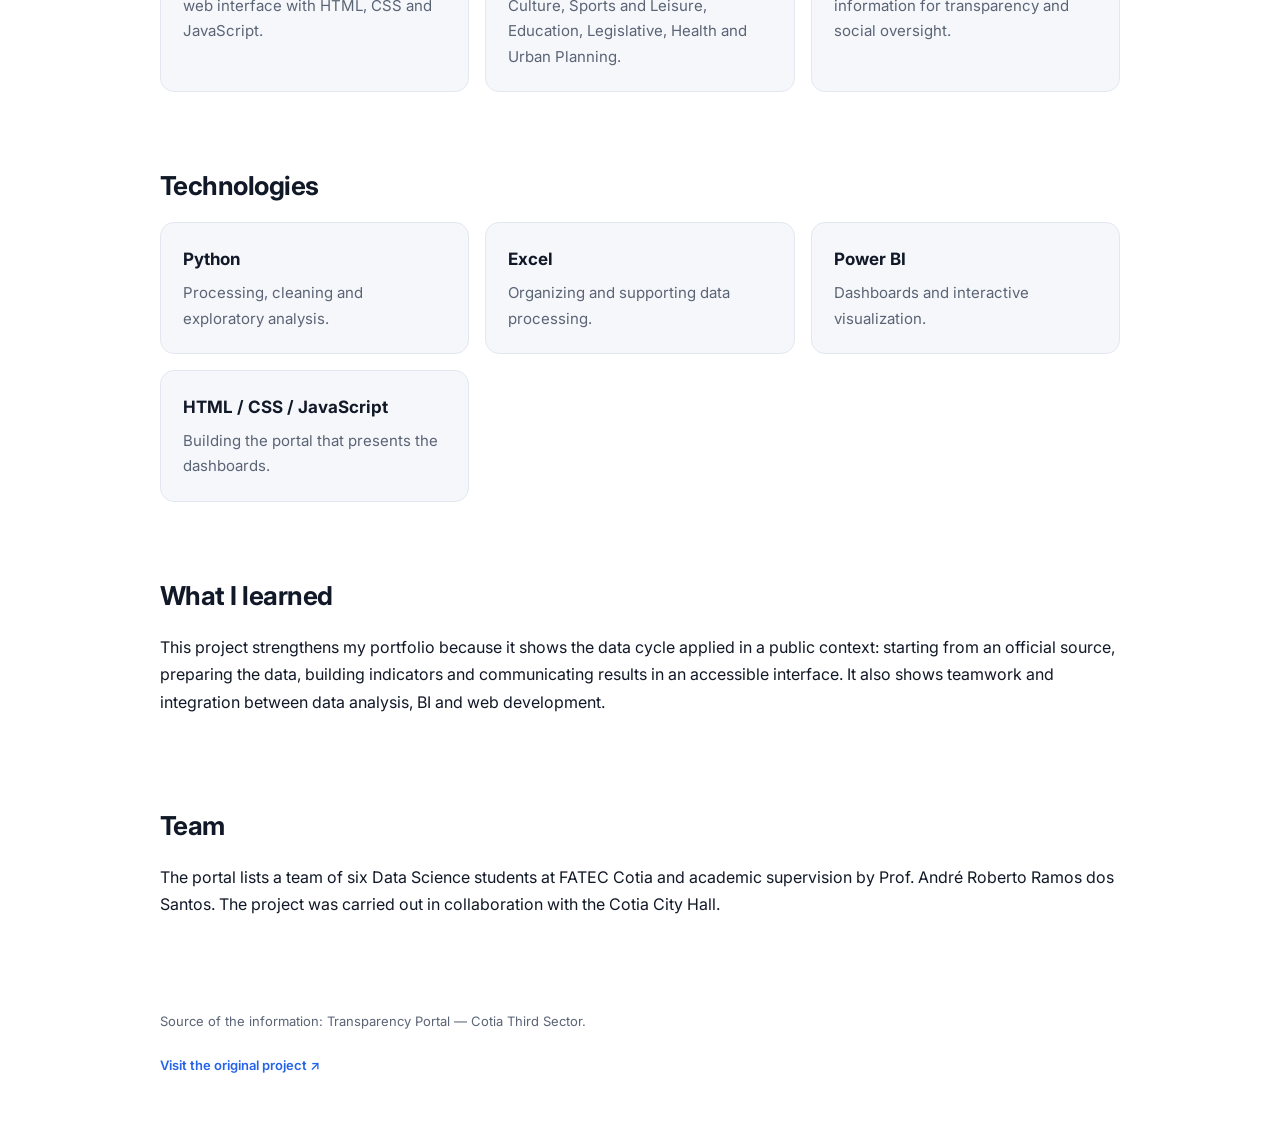
<file: cases/transparencia.html>
<!DOCTYPE html>
<html lang="pt-BR">
<head>
  <meta charset="UTF-8">
  <meta name="viewport" content="width=device-width, initial-scale=1.0">
  <title>Portal da Transparência — Terceiro Setor Cotia | Marcelo H. Ramos</title>
  <link rel="stylesheet" href="style_case.css">
</head>
<body>
  <main class="container">
    <div class="top"><a class="back" href="../index.html#projetos">← Voltar aos projetos</a><div class="lang" role="group" aria-label="Idioma"><button type="button" data-lang="pt" aria-label="Português" title="Português">PT</button><button type="button" data-lang="en" aria-label="English" title="English">EN</button><button type="button" data-lang="es" aria-label="Español" title="Español">ES</button></div></div>
    <section class="hero">
      <p class="kicker">PROJETO INTEGRADOR I · FATEC COTIA</p>
      <h1>Portal da Transparência — Terceiro Setor Cotia</h1>
      <p>
        Projeto acadêmico e cívico desenvolvido em equipe na FATEC Cotia, em colaboração com a Prefeitura de Cotia,
        para tornar mais claros e acessíveis os dados sobre repasses públicos às Organizações da Sociedade Civil.
      </p>
      <div class="buttons">
        <a class="btn primary" href="https://a-capelini.github.io/transparencia.cotia/index.html" target="_blank" rel="noopener">Abrir portal ↗</a>
        <a class="btn" href="https://app.powerbi.com/" target="_blank" rel="noopener">Power BI ↗</a>
      </div>
    </section>

    <section class="section">
      <div class="shot"><img src="../assets/illustrations/transparencia.svg" alt="Visualização ilustrativa do Portal da Transparência do Terceiro Setor de Cotia"></div>
    </section>

    <section class="section">
      <h2>O problema</h2>
      <p>
        O projeto parte da necessidade de disponibilizar de forma clara e organizada informações sobre repasses financeiros
        destinados ao Terceiro Setor em Cotia, facilitando acompanhamento, fiscalização e análise por cidadãos e gestores.
      </p>
    </section>

    <section class="section">
      <h2>Como os dados foram trabalhados</h2>
      <div class="grid">
        <div class="card"><h3>01 · Fonte</h3><p>Dados públicos oficiais, principalmente do Painel de Transferências do TCE-SP.</p></div>
        <div class="card"><h3>02 · Tratamento</h3><p>Limpeza, filtragem e análise exploratória inicial com Python e Microsoft Excel.</p></div>
        <div class="card"><h3>03 · Visualização</h3><p>Dashboards interativos desenvolvidos em Microsoft Power BI.</p></div>
        <div class="card"><h3>04 · Portal</h3><p>Integração dos dashboards em uma interface web com HTML, CSS e JavaScript.</p></div>
        <div class="card"><h3>05 · Áreas</h3><p>Administração, Assistência Social, Cultura, Desporto e Lazer, Educação, Legislativo, Saúde e Urbanismo.</p></div>
        <div class="card"><h3>06 · Impacto</h3><p>Transformação de dados públicos em informação visual para transparência e controle social.</p></div>
      </div>
    </section>

    <section class="section">
      <h2>Tecnologias</h2>
      <div class="grid">
        <div class="card"><h3>Python</h3><p>Tratamento, limpeza e análise exploratória.</p></div>
        <div class="card"><h3>Excel</h3><p>Organização e apoio ao tratamento dos dados.</p></div>
        <div class="card"><h3>Power BI</h3><p>Dashboards e visualização interativa.</p></div>
        <div class="card"><h3>HTML / CSS / JavaScript</h3><p>Construção do portal que apresenta os dashboards.</p></div>
      </div>
    </section>

    <section class="section">
      <h2>Meu aprendizado</h2>
      <p>
        Este projeto amplia meu portfólio porque mostra a aplicação do ciclo de dados em um contexto público:
        partir de uma fonte oficial, preparar os dados, construir indicadores e comunicar os resultados em uma interface
        acessível. Também evidencia trabalho em equipe e integração entre análise de dados, BI e desenvolvimento web.
      </p>
    </section>

    <section class="section">
      <h2>Equipe</h2>
      <p>
        O portal informa uma equipe de seis alunos de Ciências de Dados da FATEC Cotia e orientação acadêmica do
        Prof. André Roberto Ramos dos Santos. O projeto foi realizado em colaboração com a Prefeitura Municipal de Cotia.
      </p>
    </section>

    <div class="footer">
      Fonte das informações: Portal da Transparência — Terceiro Setor Cotia.
      <br><br>
      <a class="back" href="https://a-capelini.github.io/transparencia.cotia/index.html" target="_blank" rel="noopener">Visitar o projeto original ↗</a>
    </div>
  </main>
<script src="../i18n.js"></script></body>
</html>
</file>
<file: style.css>
:root{
  --bg:#ffffff; --alt:#f5f7fb; --text:#111827; --muted:#5b6475; --line:#e3e8f0;
  --accent:#2563eb; --accent-dark:#1d4ed8; --accent-soft:#e8efff;
  --max:1080px; --radius:16px;
}
*{box-sizing:border-box}
html{scroll-behavior:smooth;scroll-padding-top:80px}
body{margin:0;background:var(--bg);color:var(--text);font-family:Inter,system-ui,-apple-system,"Segoe UI",sans-serif;line-height:1.65;-webkit-font-smoothing:antialiased}
a{color:inherit;text-decoration:none}
img{max-width:100%}
.container{width:min(var(--max),calc(100% - 40px));margin:auto}
.skip{position:absolute;left:-999px;top:8px;background:var(--text);color:#fff;padding:8px 12px;border-radius:8px;z-index:50}
.skip:focus{left:8px}
:focus-visible{outline:3px solid var(--accent);outline-offset:2px}

/* Topbar */
.topbar{position:sticky;top:0;z-index:20;background:rgba(255,255,255,.92);backdrop-filter:blur(12px);border-bottom:1px solid var(--line)}
.nav-wrap{height:68px;display:flex;align-items:center;justify-content:space-between}
.brand{font-weight:800;letter-spacing:-.02em;font-size:18px}
nav{display:flex;align-items:center;gap:26px;font-size:14px;font-weight:500;color:var(--muted)}
nav a:hover{color:var(--text)}
.nav-cta{color:#fff;background:var(--accent);padding:8px 16px;border-radius:10px;font-weight:600}
nav a.nav-cta:hover{color:#fff;background:var(--accent-dark)}
.menu-btn{display:none;background:none;border:1px solid var(--line);border-radius:10px;width:42px;height:42px;font-size:20px;cursor:pointer;color:var(--text)}

/* Hero */
.hero{padding:96px 0 72px;background:linear-gradient(180deg,var(--accent-soft) 0,var(--bg) 100%)}
.eyebrow,.kicker{margin:0;font-size:13px;font-weight:700;letter-spacing:.08em;text-transform:uppercase;color:var(--accent)}
h1{font-size:clamp(38px,6vw,64px);line-height:1.08;letter-spacing:-.04em;margin:16px 0 20px;font-weight:800}
.accent{color:var(--accent)}
.hero-text{max-width:640px;font-size:19px;color:var(--muted);margin:0}
.hero-actions{display:flex;gap:12px;flex-wrap:wrap;margin:32px 0}
.btn{display:inline-flex;align-items:center;justify-content:center;padding:12px 22px;border:1px solid var(--line);background:#fff;border-radius:12px;font-weight:600;font-size:15px;transition:.15s}
.btn:hover{border-color:var(--accent);color:var(--accent)}
.btn.primary{background:var(--accent);border-color:var(--accent);color:#fff}
.btn.primary:hover{background:var(--accent-dark);border-color:var(--accent-dark);color:#fff}
.btn[hidden]{display:none}
.facts{display:grid;grid-template-columns:repeat(3,1fr);gap:16px;margin:48px 0 0;max-width:820px}
.facts div{background:#fff;border:1px solid var(--line);border-radius:var(--radius);padding:18px 20px}
.facts dt{font-size:26px;font-weight:800;letter-spacing:-.03em;color:var(--accent)}
.facts dd{margin:2px 0 0;font-size:14px;color:var(--muted)}

/* Seções */
.section{padding:88px 0}
.section.alt{background:var(--alt)}
h2{font-size:clamp(28px,3.6vw,40px);line-height:1.15;letter-spacing:-.03em;margin:10px 0 18px}
.section-sub{color:var(--muted);max-width:640px;margin:0 0 36px;font-size:17px}
.sub{font-size:20px;margin:48px 0 18px;letter-spacing:-.01em}
.muted{color:var(--muted)}

/* Sobre */
.about{display:grid;grid-template-columns:1fr 1fr;gap:32px}
.lead{margin:0;font-size:17px;color:#374151}
.bridge{display:grid;grid-template-columns:repeat(3,1fr);gap:16px}
.bridge article{border:1px solid var(--line);border-radius:var(--radius);padding:22px;background:#fff}
.bridge h4{margin:0 0 6px;font-size:17px}
.bridge p{margin:0;color:var(--muted);font-size:15px}

/* Experiência */
.timeline{list-style:none;margin:32px 0 0;padding:0 0 0 28px;border-left:2px solid var(--line)}
.timeline>li{position:relative;margin-bottom:30px}
.timeline>li::before{content:"";position:absolute;left:-37px;top:7px;width:14px;height:14px;border-radius:50%;background:var(--accent);border:3px solid var(--alt)}
.period{font-size:13px;font-weight:700;color:var(--accent)}
.timeline h3{margin:2px 0 4px;font-size:20px;letter-spacing:-.01em}
.timeline h3 small{display:block;font-size:14px;font-weight:500;color:var(--muted);letter-spacing:0}
.timeline p{margin:0;color:#374151;max-width:640px}
.edu{margin-top:44px;background:#fff;border:1px solid var(--line);border-radius:var(--radius);padding:24px 26px}
.edu h3{margin:0 0 8px;font-size:18px}
.edu p{margin:4px 0}

.bullets{margin:6px 0 0;padding-left:18px;color:#374151;max-width:700px}
.bullets li{margin-bottom:4px}
.course-list{list-style:none;margin:16px 0;padding:0;border-top:1px solid var(--line)}
.course-list li{display:flex;justify-content:space-between;gap:16px;padding:10px 0;border-bottom:1px solid var(--line);font-size:15px}
.course-list small{color:var(--muted);white-space:nowrap}
@media(max-width:640px){.course-list li{flex-direction:column;gap:0}}

/* Projetos */
.projects{display:grid;grid-template-columns:repeat(2,minmax(0,1fr));gap:22px}
.card{background:#fff;border:1px solid var(--line);border-radius:var(--radius);overflow:hidden;transition:.2s}
.card:hover{box-shadow:0 12px 32px rgba(17,24,39,.08);transform:translateY(-3px)}
.project{display:flex;flex-direction:column}
.cover{height:210px;background:#0f172a;overflow:hidden}
.cover img{width:100%;height:100%;object-fit:cover;display:block}
.cover-contain{display:flex;align-items:center;justify-content:center;background:#0f172a}
.cover-contain img{width:auto;max-width:60%;object-fit:contain}
.project .body{padding:24px;display:flex;flex-direction:column;flex:1}
.tags{display:flex;flex-wrap:wrap;gap:6px;margin-bottom:12px}
.tags span{background:var(--accent-soft);color:var(--accent-dark);font-size:12px;font-weight:600;padding:3px 10px;border-radius:999px}
.project h3{margin:0 0 12px;font-size:21px;line-height:1.25;letter-spacing:-.02em}
.facts-list{list-style:none;margin:0 0 20px;padding:0;color:#374151;font-size:15px}
.facts-list li{margin-bottom:8px}
.facts-list b{color:var(--text)}
.links{display:flex;flex-wrap:wrap;gap:8px 18px;margin-top:auto;padding-top:16px;border-top:1px solid var(--line);font-size:14px;font-weight:600;color:var(--accent)}
.links a:hover{text-decoration:underline}
.featured{grid-column:1/-1;flex-direction:row}
.featured .cover{width:38%;height:auto;min-height:260px;flex:0 0 38%}

/* Habilidades */
.skills{display:grid;grid-template-columns:repeat(2,1fr);gap:18px;margin-top:30px}
.skills article{background:#fff;border:1px solid var(--line);border-radius:var(--radius);padding:24px}
.skills h3{margin:0 0 14px;font-size:17px}
.chips{list-style:none;display:flex;flex-wrap:wrap;gap:8px;margin:0;padding:0}
.chips li{border:1px solid var(--line);background:var(--alt);padding:5px 13px;border-radius:999px;font-size:14px;font-weight:500}
.muted-chips li{background:#fff;border-style:dashed;color:var(--muted)}

/* Contato */
.contact{text-align:center}
.contact .section-sub{margin-left:auto;margin-right:auto;margin-bottom:0}
.contact-actions{justify-content:center}

footer{border-top:1px solid var(--line);padding:24px 0;color:var(--muted);font-size:13px}
.footer-wrap{display:flex;justify-content:space-between;gap:14px;flex-wrap:wrap}

/* Responsivo */
@media(max-width:900px){
  .menu-btn{display:block}
  nav{position:absolute;top:68px;left:0;right:0;flex-direction:column;align-items:stretch;gap:0;background:#fff;border-bottom:1px solid var(--line);padding:8px 20px 16px;display:none}
  nav.open{display:flex}
  nav a{padding:12px 0;border-bottom:1px solid var(--line)}
  .nav-cta{margin-top:12px;text-align:center;border-bottom:0}
  .about,.bridge,.projects,.skills{grid-template-columns:1fr}
  .featured{flex-direction:column}
  .featured .cover{width:100%;flex:none;min-height:0;height:210px}
}
@media(max-width:640px){
  .hero{padding:64px 0 48px}
  .section{padding:64px 0}
  .facts{grid-template-columns:1fr}
  .hero-text{font-size:17px}
  .footer-wrap{flex-direction:column}
}
@media(prefers-reduced-motion:reduce){html{scroll-behavior:auto}.card,.btn{transition:none}}

/* Seletor de idioma */
.lang{display:flex;gap:2px;margin-left:18px;padding:3px;border:1px solid var(--line);border-radius:10px;background:#fff}
.lang button{border:0;background:none;color:var(--muted);font:600 12px Inter,sans-serif;padding:5px 9px;border-radius:7px;cursor:pointer}
.lang button:hover{color:var(--text)}
.lang button[aria-pressed="true"]{background:var(--accent);color:#fff}
@media(max-width:900px){.lang{order:4;margin-left:auto;margin-right:10px}.menu-btn{order:5}}
</file>
<file: cases/style_case.css>
@import url('https://fonts.googleapis.com/css2?family=Inter:wght@400;500;600;700;800&display=swap');
:root{--bg:#fff;--alt:#f5f7fb;--text:#111827;--muted:#5b6475;--line:#e3e8f0;--accent:#2563eb;--accent-dark:#1d4ed8;--accent-soft:#e8efff}
*{box-sizing:border-box}
body{margin:0;background:var(--bg);color:var(--text);font-family:Inter,system-ui,sans-serif;line-height:1.7;-webkit-font-smoothing:antialiased}
a{color:inherit}
.container{max-width:960px;width:calc(100% - 40px);margin:auto}
.top{padding:22px 0}
.back{color:var(--accent);font-weight:600;text-decoration:none}
.back:hover{text-decoration:underline}
.hero{padding:40px 0 24px}
.kicker{font-size:13px;font-weight:700;letter-spacing:.08em;text-transform:uppercase;color:var(--accent)}
.hero h1{font-size:clamp(32px,6vw,52px);line-height:1.1;letter-spacing:-.04em;margin:10px 0 16px}
.hero p{color:var(--muted);font-size:18px;max-width:720px}
.buttons{display:flex;gap:12px;flex-wrap:wrap;margin-top:22px}
.btn{padding:11px 20px;border-radius:12px;border:1px solid var(--line);text-decoration:none;font-weight:600;font-size:15px;background:#fff}
.btn:hover{border-color:var(--accent);color:var(--accent)}
.primary,.btn.primary{background:var(--accent);color:#fff;border-color:var(--accent)}
.btn.primary:hover{background:var(--accent-dark);color:#fff}
.section{padding:36px 0}
h2{font-size:26px;letter-spacing:-.02em;margin:0 0 14px}
.grid{display:grid;grid-template-columns:repeat(3,1fr);gap:16px}
.card{padding:22px;border:1px solid var(--line);background:var(--alt);border-radius:14px}
.card h3{margin:0 0 6px;font-size:17px}
.card p{margin:0;color:var(--muted);font-size:15px}
.shot{background:#fff;border-radius:14px;overflow:hidden;border:1px solid var(--line)}
.shot img{width:100%;display:block}
.code{background:#0f172a;border-radius:14px;padding:22px;color:#dbeafe;font:500 14px/1.8 ui-monospace,Consolas,monospace;overflow:auto}
.footer{padding:40px 0 60px;color:var(--muted);font-size:13px}
@media(max-width:800px){.grid{grid-template-columns:1fr}.hero p{font-size:16px}}
.top{display:flex;justify-content:space-between;align-items:center;gap:12px;flex-wrap:wrap}
.lang{display:flex;gap:2px;padding:3px;border:1px solid var(--line);border-radius:10px;background:#fff}
.lang button{border:0;background:none;color:var(--muted);font:600 12px Inter,sans-serif;padding:5px 9px;border-radius:7px;cursor:pointer}
.lang button:hover{color:var(--text)}
.lang button[aria-pressed="true"]{background:var(--accent);color:#fff}
.code{white-space:pre}
</file>
